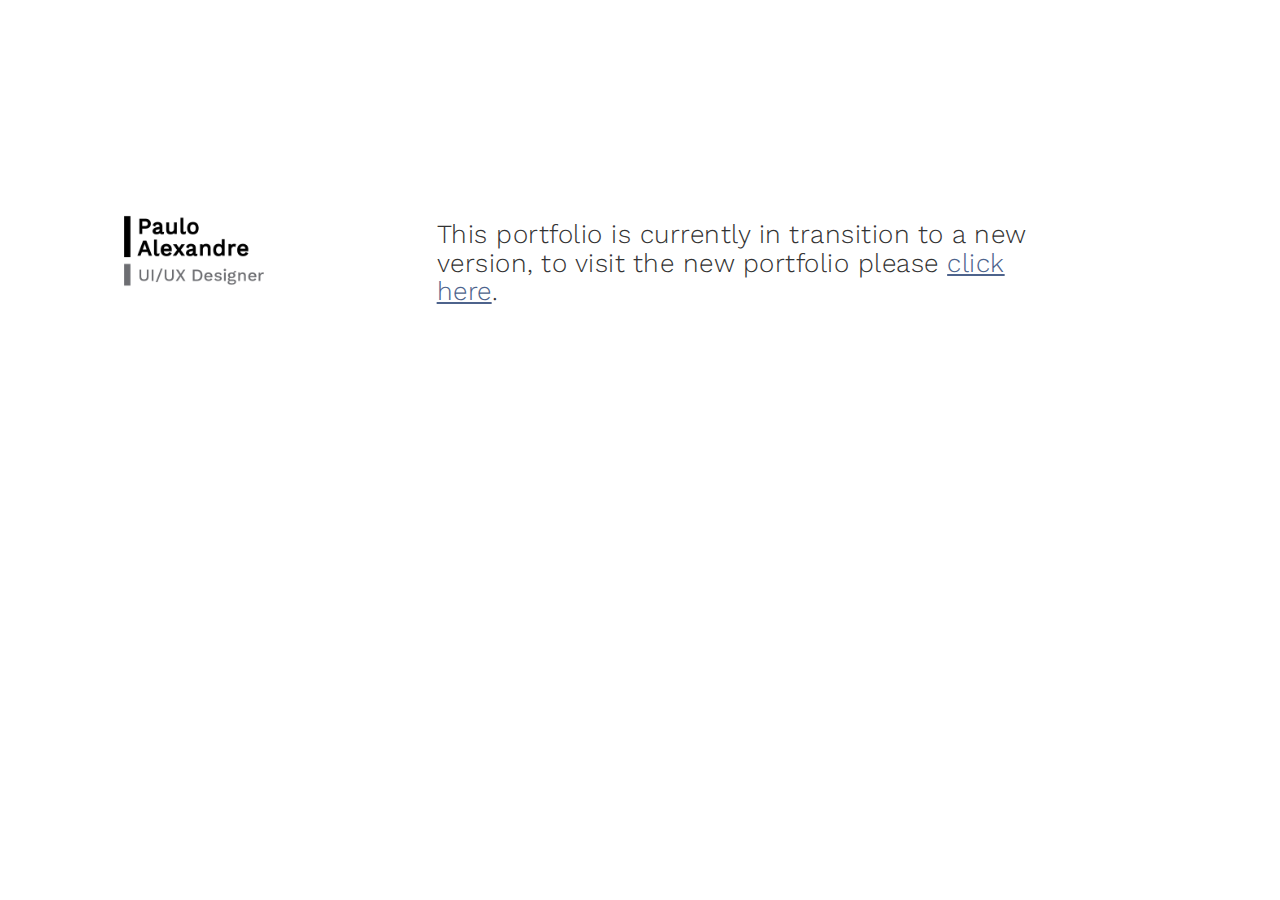
<file: index.html>
<!DOCTYPE html>
<html lang="en">
  <head>
    <meta charset="UTF-8" />
    <meta http-equiv="X-UA-Compatible" content="IE=Edge" />
    <meta
      name="description"
      content="Paulo Alexandre UI/UX Designer Portfolio"
    />
    <meta
      name="keywords"
      content="Design Thinking, Lean UX, Digital Product Design, Interaction Design, Style Guide, UI Design, UX Design, Proof of Concept (POC), Usability, User Research, Standup Meetings, Prototyping, Wireframing to Product, Persona, Storyboarding, User Flows, Sitemap, A/B Tests, and Usability Testing, Adobe Creative Suite, Figma, Balsamiq,  Mural, Procreate, pencil and paper"
    />
    <meta name="author" content="Paulo Alexandre" />
    <meta
      name="viewport"
      content="width=device-width, initial-scale=1, maximum-scale=1"
    />

    <title>Paulo Alexandre - UI / UX Designer</title>
    <link rel="shortcut icon" type="image/png" href="./images/favicon.png" />
    <link href="./css/fontawesome-all.min.css" rel="stylesheet" />

    <link rel="stylesheet" href="css/bootstrap.min.css" />
    <link rel="stylesheet" href="css/font-awesome.min.css" />

    <!-- Main css -->
    <link rel="stylesheet" href="css/style.css" />

    <link
      href="https://fonts.googleapis.com/css?family=Work+Sans:300,400,700"
      rel="stylesheet"
    />
  </head>
  <body>
    <div class="row" style="margin-top: 200px">
      <div class="col-md-3 col-md-offset-1 col-sm-12">
        <a href="index.html" class="navbar-brand">
          <img src="./images/3x/myLogo.png" style="width: 140px" />
        </a>
      </div>
      <div class="col-md-6 col-sm-12">
        <h3>
          This portfolio is currently in transition to a new version, to visit
          the new portfolio please
          <a href="https://drawerrr.com/@pauloalexandreuxd">click here</a>.
        </h3>
      </div>
    </div>
    <!-- PRE LOADER -->

    <!-- <div class="preloader">
      <div class="sk-spinner sk-spinner-wordpress">
        <span class="sk-inner-circle"></span>
      </div>
    </div> -->

    <!-- Navigation section  -->

    <!-- <div class="navbar navbar-default fixed-top" role="navigation">
      <div class="container">
        <div class="navbar-header">
          <button
            class="navbar-toggle"
            data-toggle="collapse"
            data-target=".navbar-collapse"
          >
            <span class="icon icon-bar"></span>
            <span class="icon icon-bar"></span>
            <span class="icon icon-bar"></span>
          </button>
          <a href="index.html" class="navbar-brand">
            <img src="./images/3x/myLogo.png" style="width: 140px;" />
          </a>
        </div>
        <div class="collapse navbar-collapse">
          <ul class="nav navbar-nav navbar-right">
            <li class="active"><a href="index.html">Projects</a></li>
            <li><a href="about.html">About Me</a></li>
            <li><a href="miscellaneous.html">Miscellaneous</a></li>
            <li><a href="contact.html">Contact</a></li>
          </ul>
        </div>
      </div>
    </div> -->

    <!-- Home Section -->

    <!-- <section id="home">
      <div class="container">
        <div class="row">
          <div class="col-md-12 col-sm-12">
            <h2>I am a UI & UX designer who is also comfortable with front-end technologies. I have been working on projects to help companies achieve their goals and also improve their relationship with their customers.
            </h2>
            <hr />
          </div>
        </div>
      </div>
    </section> -->

    <!-- Portfolio Section -->

    <!-- <section id="portfolio">
      <div class="container">
        <div class="row">
          <div class="col-md-4 col-sm-6">
            <a href="rise.html" target="_blank">
              <div class="portfolio-thumb">
                <img
                  src="images/rise.jpg"
                  class="img-responsive"
                  alt="Portfolio"
                />
                <div class="portfolio-overlay">
                  <div class="portfolio-item">
                    <h3>Cannabis eCommerce</h3>
                    <small>RISE Cannabis</small>
                  </div>
                </div>
              </div>
            </a>
          </div>

          <div class="col-md-4 col-sm-6">
            <a href="musicianstoolkit.html" target="_blank">
              <div class="portfolio-thumb">
                <img
                  src="images/mtk-screen-portfolio.jpg"
                  class="img-responsive"
                  alt="Portfolio"
                />
                <div class="portfolio-overlay">
                  <div class="portfolio-item">
                    <h3>e-learning Platform</h3>
                    <small>Musicians Toolkit</small>
                  </div>
                </div>
              </div>
            </a>
          </div>

          <div class="col-md-4 col-sm-6">
            <a href="advisormetrix.html" target="_blank">
              <div class="portfolio-thumb">
                <img
                  src="images/advisor-metrix.jpg"
                  class="img-responsive"
                  alt="Portfolio"
                />
                <div class="portfolio-overlay">
                  <div class="portfolio-item">
                    <h3>Financial Advisor Platform</h3>
                    <small>Advisor Metrix</small>
                  </div>
                </div>
              </div>
            </a>
          </div>

          <div class="col-md-12 col-sm-12 text-center">
            <h3>
              Hello, if you interest working together. Just send message
              <a href="contact.html">contact page</a>
            </h3>
          </div>
        </div>
      </div>
    </section> -->

    <!-- Footer Section -->

    <!-- <footer>
      <div class="container">
        <div class="row">
          <div class="col-md-3 col-sm-3">
               <img src="./images/3x/myLogo.png" style="width: 140px;" />
          </div>

          <div class="col-md-4 col-sm-4">
          </br/>
            <h6>Huron, SD 57350 United States</h6>
          </div>

          <div class="col-md-offset-1 col-md-4 col-sm-offset-1 col-sm-3">
          </br/>
            <p>
              <a href="mailto:furtuna.alexandre@gmail.com"
                >furtuna.alexandre@gmail.com</a
              >
            </p>
            <a href="tel:+13853097153"><p>+1 (385) 309-7153</p></a>
          </div>

          <div class="clearfix col-md-12 col-sm-12">
            <hr />
          </div>

          <div class="col-md-6 col-sm-6">
            <div class="footer-copyright">
              <p>2021 <strong>Paulo Alexandre</strong> UI/UX Designer</p>
            </div>
          </div>

          <div class="col-md-6 col-sm-6">
            <ul class="social-icon">
              <li><a href="#" class="fa fa-dribbble"></a></li>
              <li><a href="#" class="fa fa-twitter"></a></li>
              <li><a href="#" class="fa fa-linkedin"></a></li>
            </ul>
          </div>
        </div>
      </div>
    </footer> -->

    <!-- SCRIPTS -->

    <script src="js/jquery.js"></script>
    <script src="js/bootstrap.min.js"></script>
    <script src="js/custom.js"></script>
  </body>
</html>
</file>
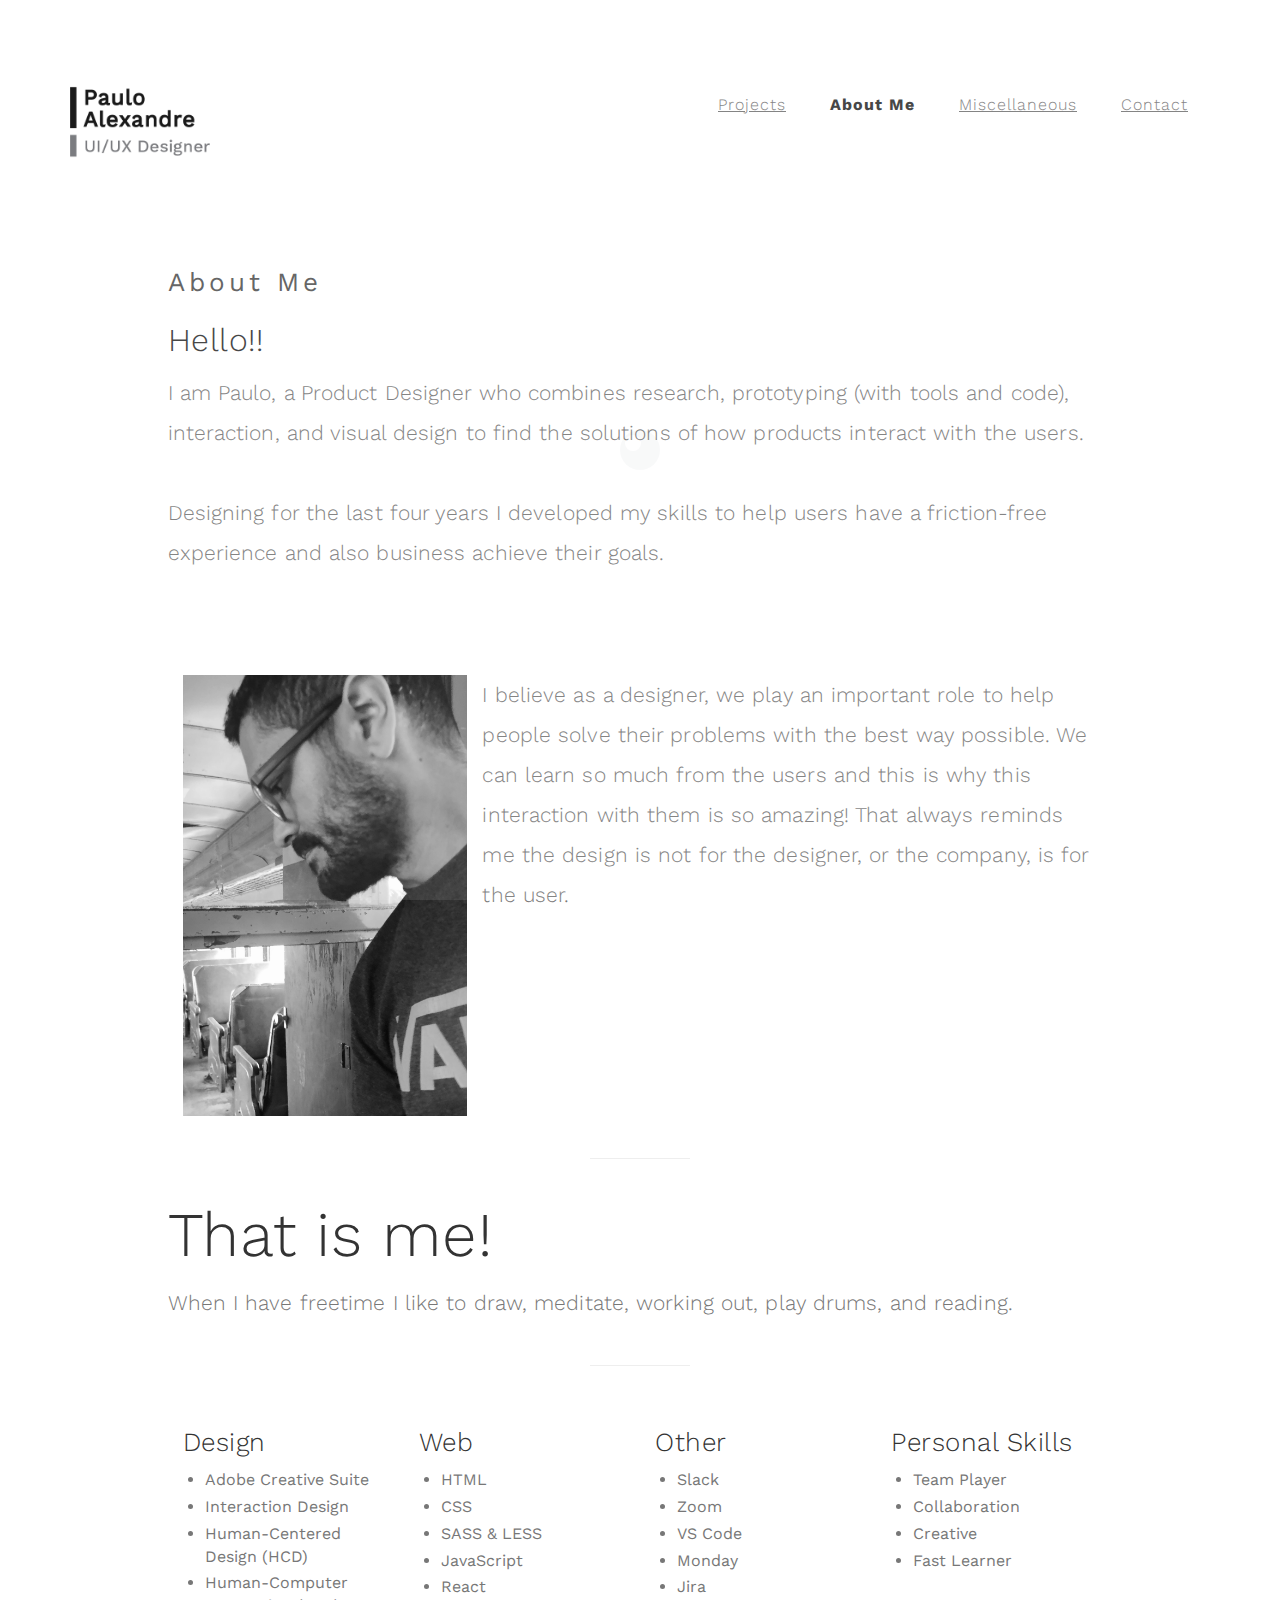
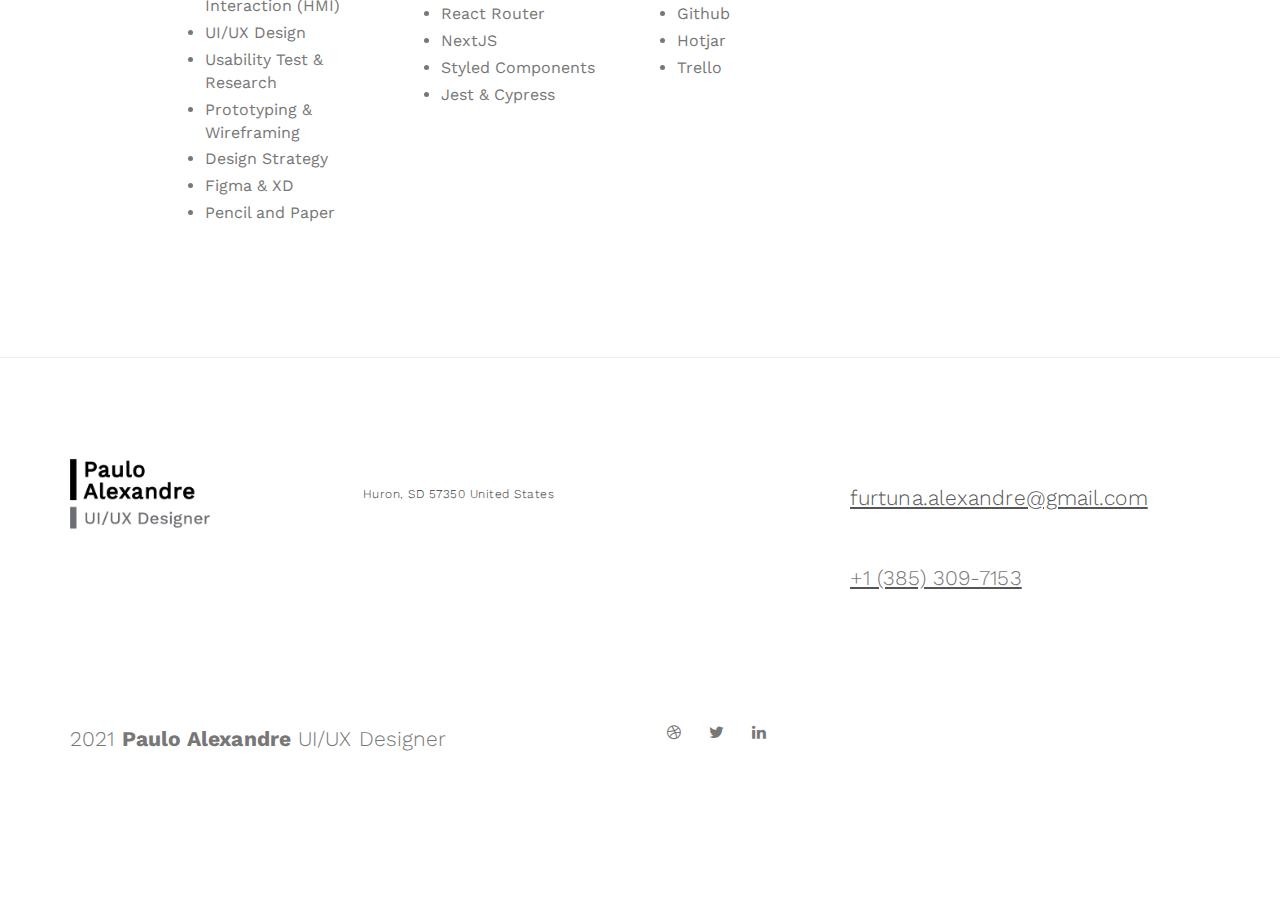
<file: about.html>
<!DOCTYPE html>
<html lang="en">
  <head>
    <meta charset="UTF-8" />
    <meta http-equiv="X-UA-Compatible" content="IE=Edge" />
    <meta
      name="description"
      content="Paulo Alexandre UI/UX Designer Portfolio"
    />
    <meta
      name="keywords"
      content="Design Thinking, Lean UX, Digital Product Design, Interaction Design, Style Guide, UI Design, UX Design, Proof of Concept (POC), Usability, User Research, Standup Meetings, Prototyping, Wireframing to Product, Persona, Storyboarding, User Flows, Sitemap, A/B Tests, and Usability Testing, Adobe Creative Suite, Figma, Balsamiq,  Mural, Procreate, pencil and paper"
    />
    <meta name="author" content="Paulo Alexandre" />
    <meta
      name="viewport"
      content="width=device-width, initial-scale=1, maximum-scale=1"
    />

    <title>Paulo Alexandre - UI / UX Designer</title>
    <link rel="shortcut icon" type="image/png" href="./images/favicon.png" />

    <link rel="stylesheet" href="css/bootstrap.min.css" />
    <link rel="stylesheet" href="css/font-awesome.min.css" />

    <!-- Main css -->
    <link rel="stylesheet" href="css/style.css" />
    <link
      href="https://fonts.googleapis.com/css?family=Work+Sans:300,400,700"
      rel="stylesheet"
    />
  </head>
  <body>
    <!-- PRE LOADER -->

    <div class="preloader">
      <div class="sk-spinner sk-spinner-wordpress">
        <span class="sk-inner-circle"></span>
      </div>
    </div>

    <!-- Navigation section  -->

    <div class="navbar navbar-default fixed-top" role="navigation">
      <div class="container">
        <div class="navbar-header">
          <button
            class="navbar-toggle"
            data-toggle="collapse"
            data-target=".navbar-collapse"
          >
            <span class="icon icon-bar"></span>
            <span class="icon icon-bar"></span>
            <span class="icon icon-bar"></span>
          </button>
          <a href="index.html" class="navbar-brand">
            <img src="./images/3x/myLogo.png" style="width: 140px;" />
          </a>
        </div>
        <div class="collapse navbar-collapse">
          <ul class="nav navbar-nav navbar-right">
            <li><a href="index.html">Projects</a></li>
            <li class="active"><a href="about.html">About Me</a></li>
            <li><a href="miscellaneous.html">Miscellaneous</a></li>
            <li><a href="contact.html">Contact</a></li>
          </ul>
        </div>
      </div>
    </div>

    <!-- About Section -->

    <section id="about">
      <div class="container">
        <div class="row">
          <div class="col-md-offset-1 col-md-10 col-sm-12">
            <div class="section-title">
              <h3>About Me</h3>
              <h2>Hello!!</h2>
              <p>
                I am Paulo, a Product Designer who combines research, prototyping (with tools and code), interaction, and visual design to find the solutions of how products interact with the users.
              </p>
              <p>Designing for the last four years I developed my skills to help users have a friction-free experience and also business achieve their goals.</p>
            </div>

            <div class="col-md-4 col-sm-12">
              <img
                src="images/pauloBW.jpg"
                class="img-responsive"
                alt="About"
              />
            </div>

            <div class="col-md-8 col-sm-12">
              <p>
                I believe as a designer, we play an important role to help people solve their problems with the best way possible. We can learn so much from the users and this is why this interaction with them is so amazing! That always reminds me the design is not for the designer, or the company, is for the user.
              </p>
            </div>

            <div class="clearfix"></div>

            <hr />

            <h1>That is me!</h1>
            <p>
              When I have freetime I like to draw, meditate, working out, play drums, and reading.
            </p>

            <hr />

            <div class="col-md-3 col-sm-6">
              <h3>Design</h3>
              <ul>
                <li>Adobe Creative Suite</li>
                <li>Interaction Design</li>
                <li>Human-Centered Design (HCD)</li>
                <li>Human-Computer Interaction (HMI)</li>
                <li>UI/UX Design</li>
                <li>Usability Test & Research</li>
                <li>Prototyping & Wireframing</li>
                <li>Design Strategy</li>
                <li>Figma & XD</li>
                <li>Pencil and Paper</li>
              </ul>
            </div>

            <div class="col-md-3 col-sm-6">
              <h3>Web</h3>
              <ul>
                <li>HTML</li>
                <li>CSS</li>
                <li>SASS & LESS</li>
                <li>JavaScript</li>
                <li>React</li>
                <li>React Router</li>
                <li>NextJS</li>
                <li>Styled Components</li>
                <li>Jest & Cypress</li>
              </ul>
            </div>

            <div class="col-md-3 col-sm-6">
              <h3>Other</h3>
              <ul>
                <li>Slack</li>
                <li>Zoom</li>
                <li>VS Code</li>
                <li>Monday</li>
                <li>Jira</li>
                <li>Github</li>
                <li>Hotjar</li>
                <li>Trello</li>
              </ul>
            </div>
            <div class="col-md-3 col-sm-6">
              <h3>Personal Skills</h3>
              <ul>
                <li>Team Player</li>
                <li>Collaboration</li>
                <li>Creative</li>
                <li>Fast Learner</li>
              </ul>
            </div>
          </div>
        </div>
      </div>
    </section>

    <!-- Footer Section -->

    <footer>
      <div class="container">
        <div class="row">
          <div class="col-md-3 col-sm-3">
               <img src="./images/3x/myLogo.png" style="width: 140px;" />
          </div>

          <div class="col-md-4 col-sm-4">
          </br/>
            <h6>Huron, SD 57350 United States</h6>
          </div>

          <div class="col-md-offset-1 col-md-4 col-sm-offset-1 col-sm-3">
          </br/>
            <p>
              <a href="mailto:furtuna.alexandre@gmail.com"
                >furtuna.alexandre@gmail.com</a
              >
            </p>
            <a href="tel:+13853097153"><p>+1 (385) 309-7153</p></a>
          </div>

          <div class="clearfix col-md-12 col-sm-12">
            <hr />
          </div>

          <div class="col-md-6 col-sm-6">
            <div class="footer-copyright">
              <p>2021 <strong>Paulo Alexandre</strong> UI/UX Designer</p>
            </div>
          </div>

          <div class="col-md-6 col-sm-6">
            <ul class="social-icon">
              <li><a href="#" class="fa fa-dribbble"></a></li>
              <li><a href="#" class="fa fa-twitter"></a></li>
              <li><a href="#" class="fa fa-linkedin"></a></li>
            </ul>
          </div>
        </div>
      </div>
    </footer>

    <!-- SCRIPTS -->

    <script src="js/jquery.js"></script>
    <script src="js/bootstrap.min.js"></script>
    <script src="js/custom.js"></script>
  </body>
</html>
</file>
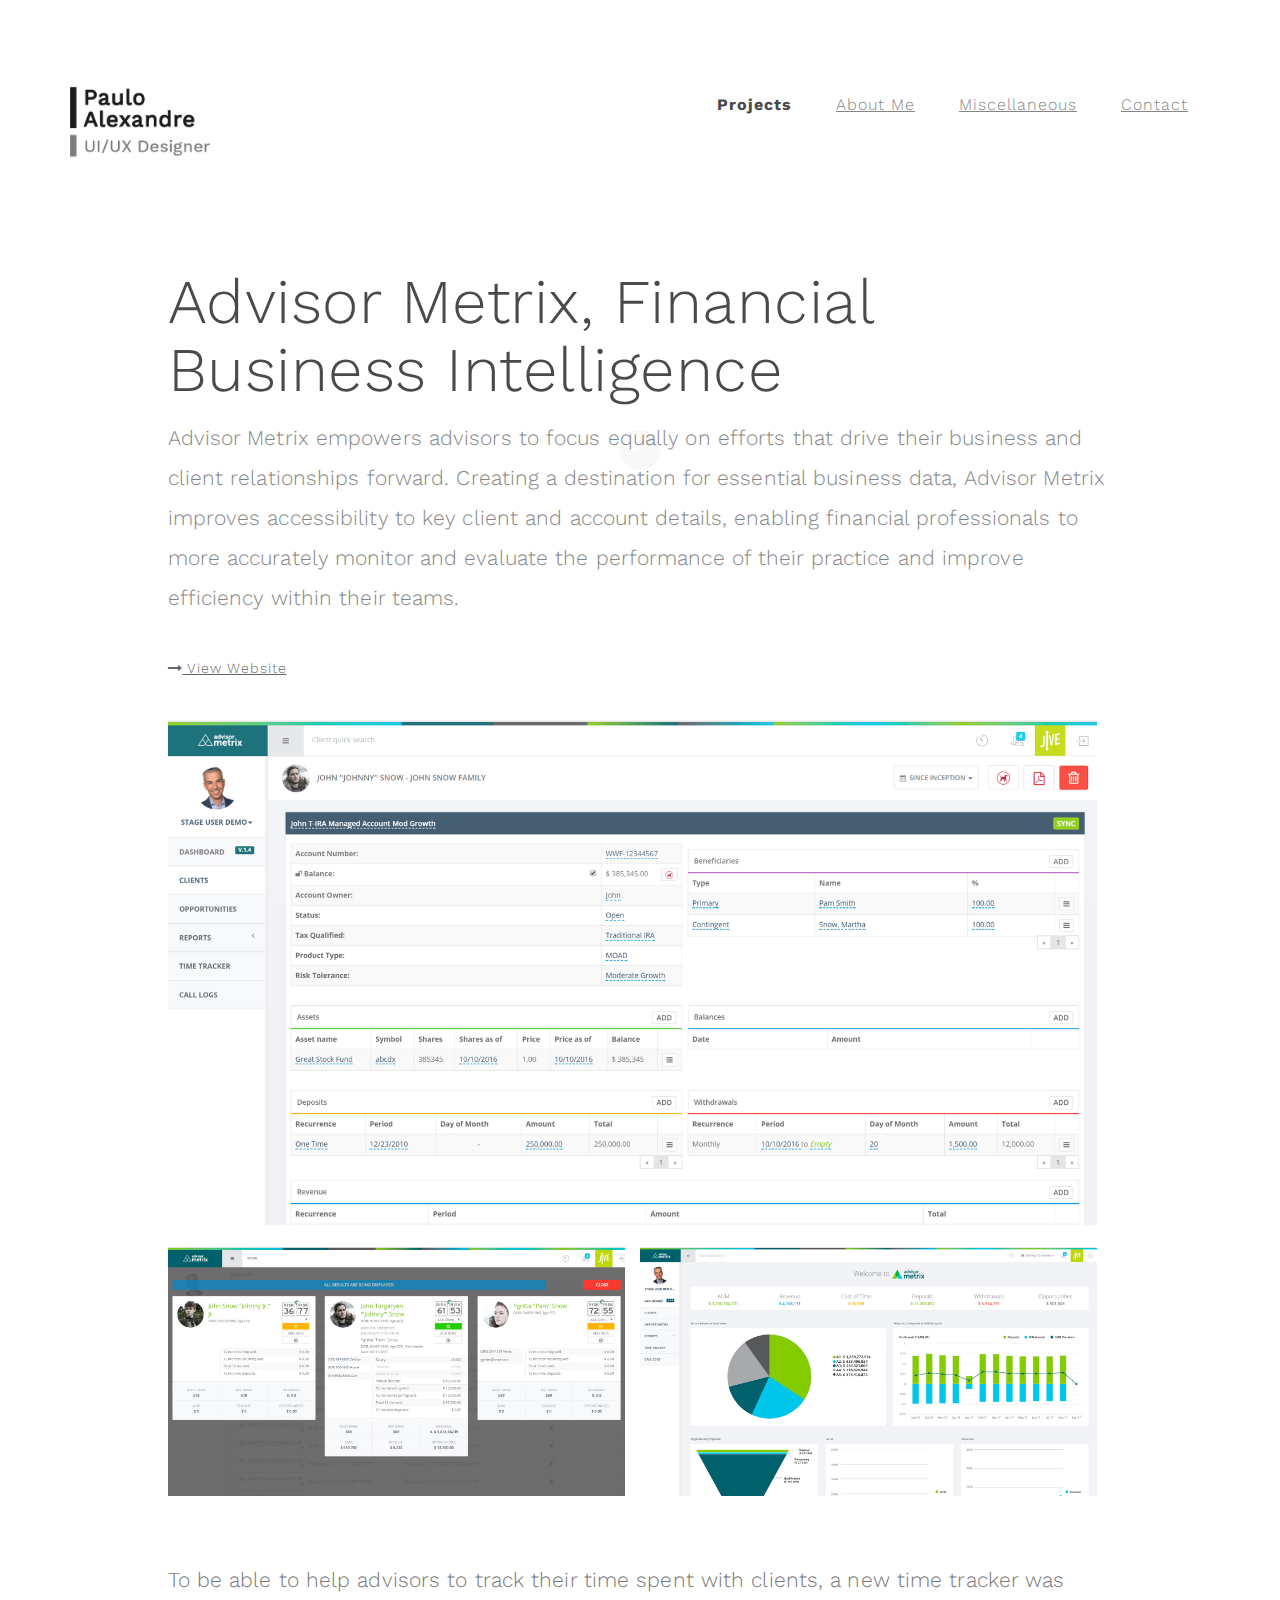
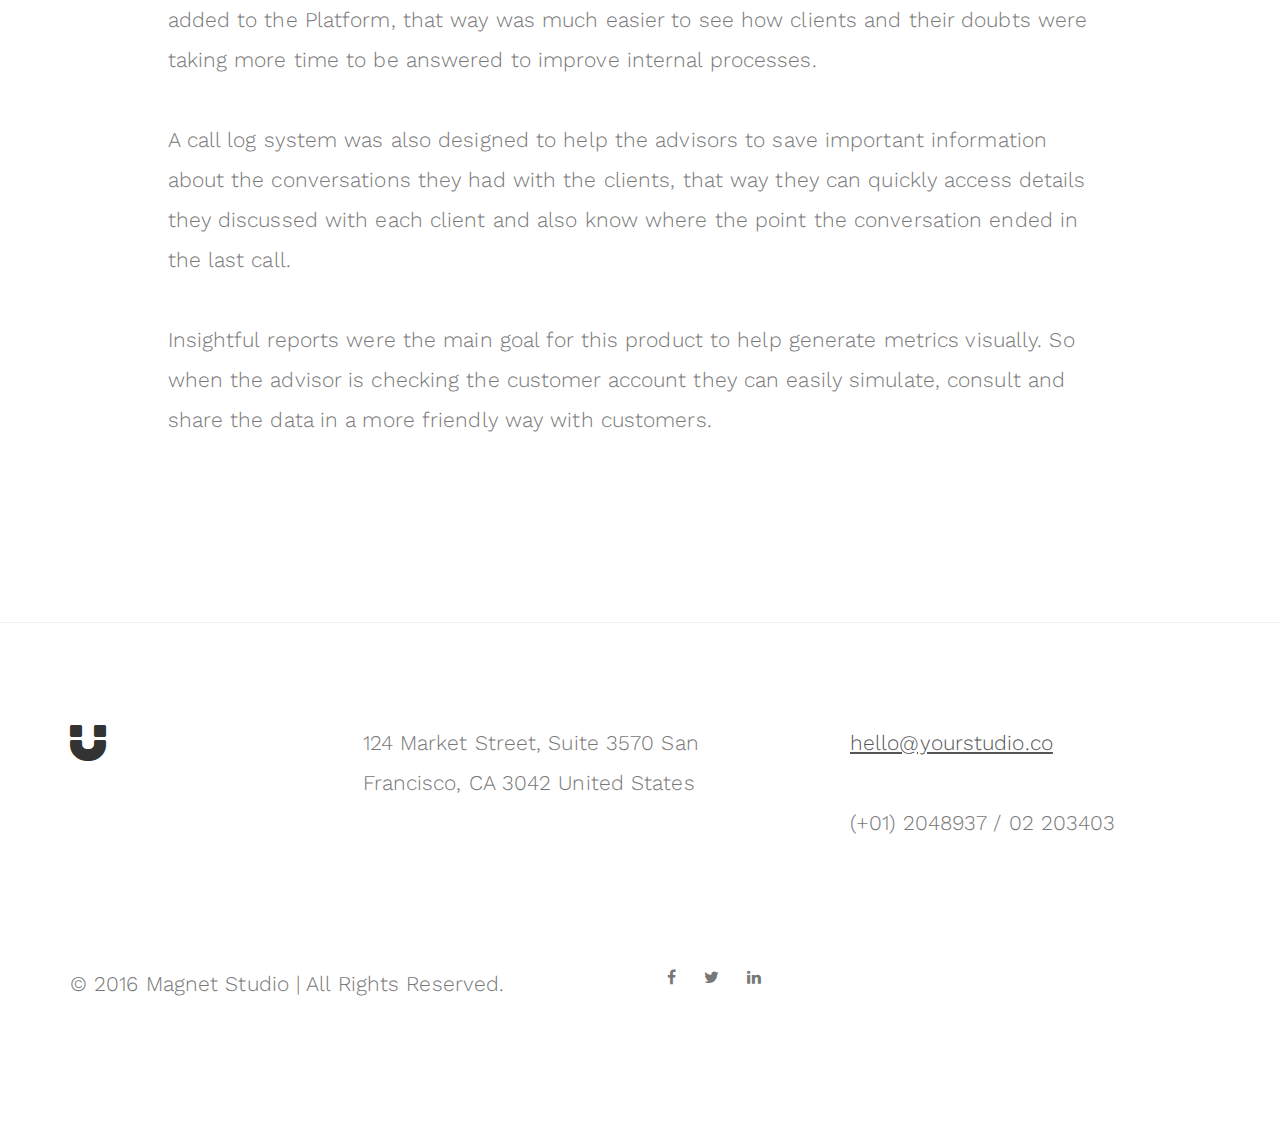
<file: advisormetrix.html>
<!DOCTYPE html>
<html lang="en">
  <head>
    <meta charset="UTF-8" />
    <meta http-equiv="X-UA-Compatible" content="IE=Edge" />
    <meta
      name="description"
      content="Paulo Alexandre UI/UX Designer Portfolio"
    />
    <meta
      name="keywords"
      content="Design Thinking, Lean UX, Digital Product Design, Interaction Design, Style Guide, UI Design, UX Design, Proof of Concept (POC), Usability, User Research, Standup Meetings, Prototyping, Wireframing to Product, Persona, Storyboarding, User Flows, Sitemap, A/B Tests, and Usability Testing, Adobe Creative Suite, Figma, Balsamiq,  Mural, Procreate, pencil and paper"
    />
    <meta name="author" content="Paulo Alexandre" />
    <meta
      name="viewport"
      content="width=device-width, initial-scale=1, maximum-scale=1"
    />

    <title>Paulo Alexandre - UI / UX Designer</title>
    <link rel="shortcut icon" type="image/png" href="./images/favicon.png" />

    <link rel="stylesheet" href="css/bootstrap.min.css" />
    <link rel="stylesheet" href="css/font-awesome.min.css" />

    <!-- Main css -->
    <link rel="stylesheet" href="css/style.css" />
    <link
      href="https://fonts.googleapis.com/css?family=Work+Sans:300,400,700"
      rel="stylesheet"
    />
  </head>
  <body>
    <!-- PRE LOADER -->

    <div class="preloader">
      <div class="sk-spinner sk-spinner-wordpress">
        <span class="sk-inner-circle"></span>
      </div>
    </div>

    <!-- Navigation section  -->

    <div class="navbar navbar-default fixed-top" role="navigation">
      <div class="container">
        <div class="navbar-header">
          <button
            class="navbar-toggle"
            data-toggle="collapse"
            data-target=".navbar-collapse"
          >
            <span class="icon icon-bar"></span>
            <span class="icon icon-bar"></span>
            <span class="icon icon-bar"></span>
          </button>
          <a href="index.html" class="navbar-brand">
            <img src="./images/3x/myLogo.png" style="width: 140px" />
          </a>
        </div>
        <div class="collapse navbar-collapse">
          <ul class="nav navbar-nav navbar-right">
            <li class="active"><a href="index.html">Projects</a></li>
            <li><a href="about.html">About Me</a></li>
            <li><a href="miscellaneous.html">Miscellaneous</a></li>
            <li><a href="contact.html">Contact</a></li>
          </ul>
        </div>
      </div>
    </div>

    <!-- Single Project Section -->

    <section id="single-project">
      <div class="container">
        <div class="row">
          <div class="col-md-offset-1 col-md-10 col-sm-12">
            <h1>Advisor Metrix, Financial Business Intelligence</h1>
            <p>
              Advisor Metrix empowers advisors to focus equally on efforts that
              drive their business and client relationships forward. Creating a
              destination for essential business data, Advisor Metrix improves
              accessibility to key client and account details, enabling
              financial professionals to more accurately monitor and evaluate
              the performance of their practice and improve efficiency within
              their teams.
            </p>
            <a href="https://www.advisormetrix.com" target="_blank"
              ><i class="fa fa-long-arrow-right"></i> View Website</a
            >

            <div class="col-md-12 col-sm-12">
              <img
                src="images/clients-profile.jpg"
                class="img-responsive"
                alt="Portfolio"
              />
            </div>

            <div class="col-md-6 col-sm-6">
              <img
                src="images/user-cards.jpg"
                class="img-responsive"
                alt="Portfolio"
              />
            </div>

            <div class="col-md-6 col-sm-6">
              <img
                src="images/am-userprofile.jpg"
                class="img-responsive"
                alt="Portfolio"
              />
            </div>

            <div class="col-md-12 col-sm-12">
              <p>
                To be able to help advisors to track their time spent with
                clients, a new time tracker was added to the Platform, that way
                was much easier to see how clients and their doubts were taking
                more time to be answered to improve internal processes.
              </p>
              <p>
                A call log system was also designed to help the advisors to save
                important information about the conversations they had with the
                clients, that way they can quickly access details they discussed
                with each client and also know where the point the conversation
                ended in the last call.
              </p>
              <p>
                Insightful reports were the main goal for this product to help
                generate metrics visually. So when the advisor is checking the
                customer account they can easily simulate, consult and share the
                data in a more friendly way with customers.
              </p>
            </div>
          </div>
        </div>
      </div>
    </section>

    <!-- Footer Section -->

    <footer>
      <div class="container">
        <div class="row">
          <div class="col-md-3 col-sm-3">
            <i class="fa fa-magnet"></i>
          </div>

          <div class="col-md-4 col-sm-4">
            <p>
              124 Market Street, Suite 3570 San Francisco, CA 3042 United States
            </p>
          </div>

          <div class="col-md-offset-1 col-md-4 col-sm-offset-1 col-sm-3">
            <p><a href="mailto:youremail@gmail.com">hello@yourstudio.co</a></p>
            <p>(+01) 2048937 / 02 203403</p>
          </div>

          <div class="clearfix col-md-12 col-sm-12">
            <hr />
          </div>

          <div class="col-md-6 col-sm-6">
            <div class="footer-copyright">
              <p>© 2016 Magnet Studio | All Rights Reserved.</p>
            </div>
          </div>

          <div class="col-md-6 col-sm-6">
            <ul class="social-icon">
              <li><a href="#" class="fa fa-facebook"></a></li>
              <li><a href="#" class="fa fa-twitter"></a></li>
              <li><a href="#" class="fa fa-linkedin"></a></li>
            </ul>
          </div>
        </div>
      </div>
    </footer>

    <!-- SCRIPTS -->

    <script src="js/jquery.js"></script>
    <script src="js/bootstrap.min.js"></script>
    <script src="js/custom.js"></script>
  </body>
</html>
</file>
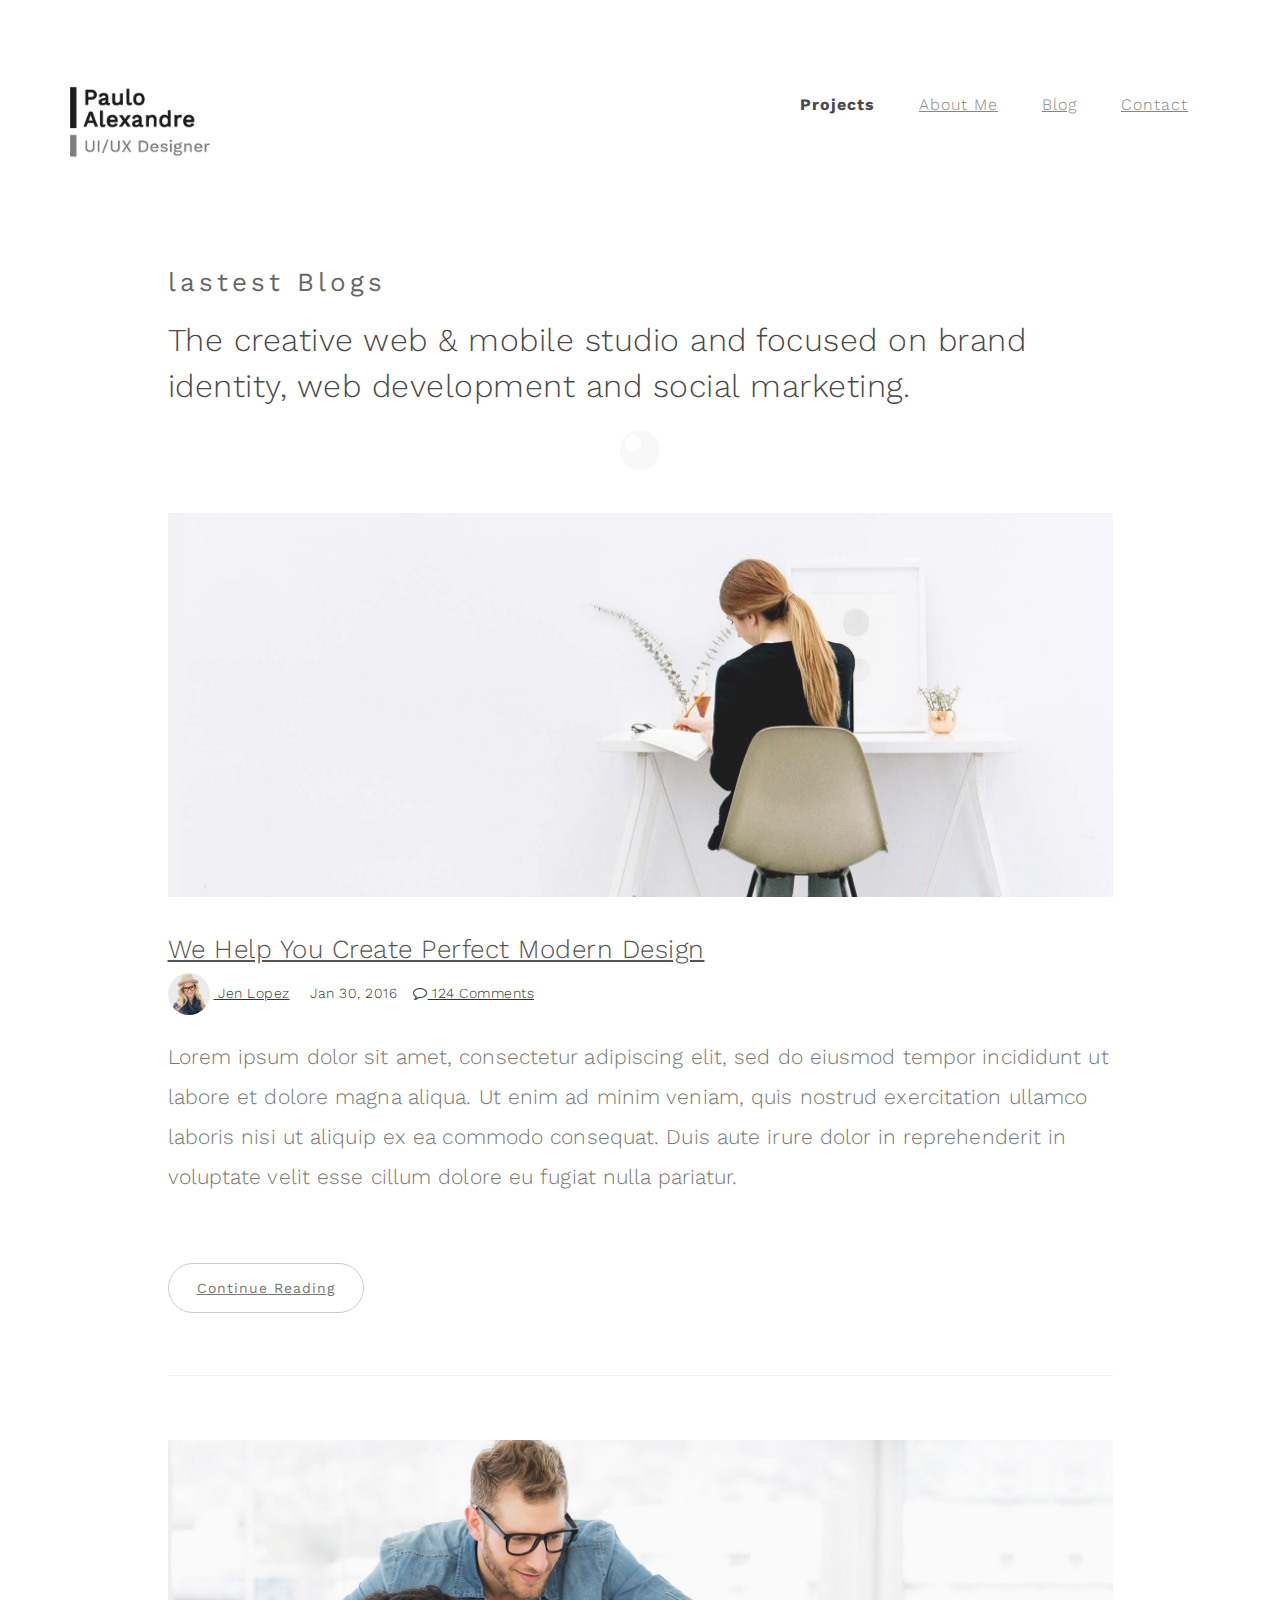
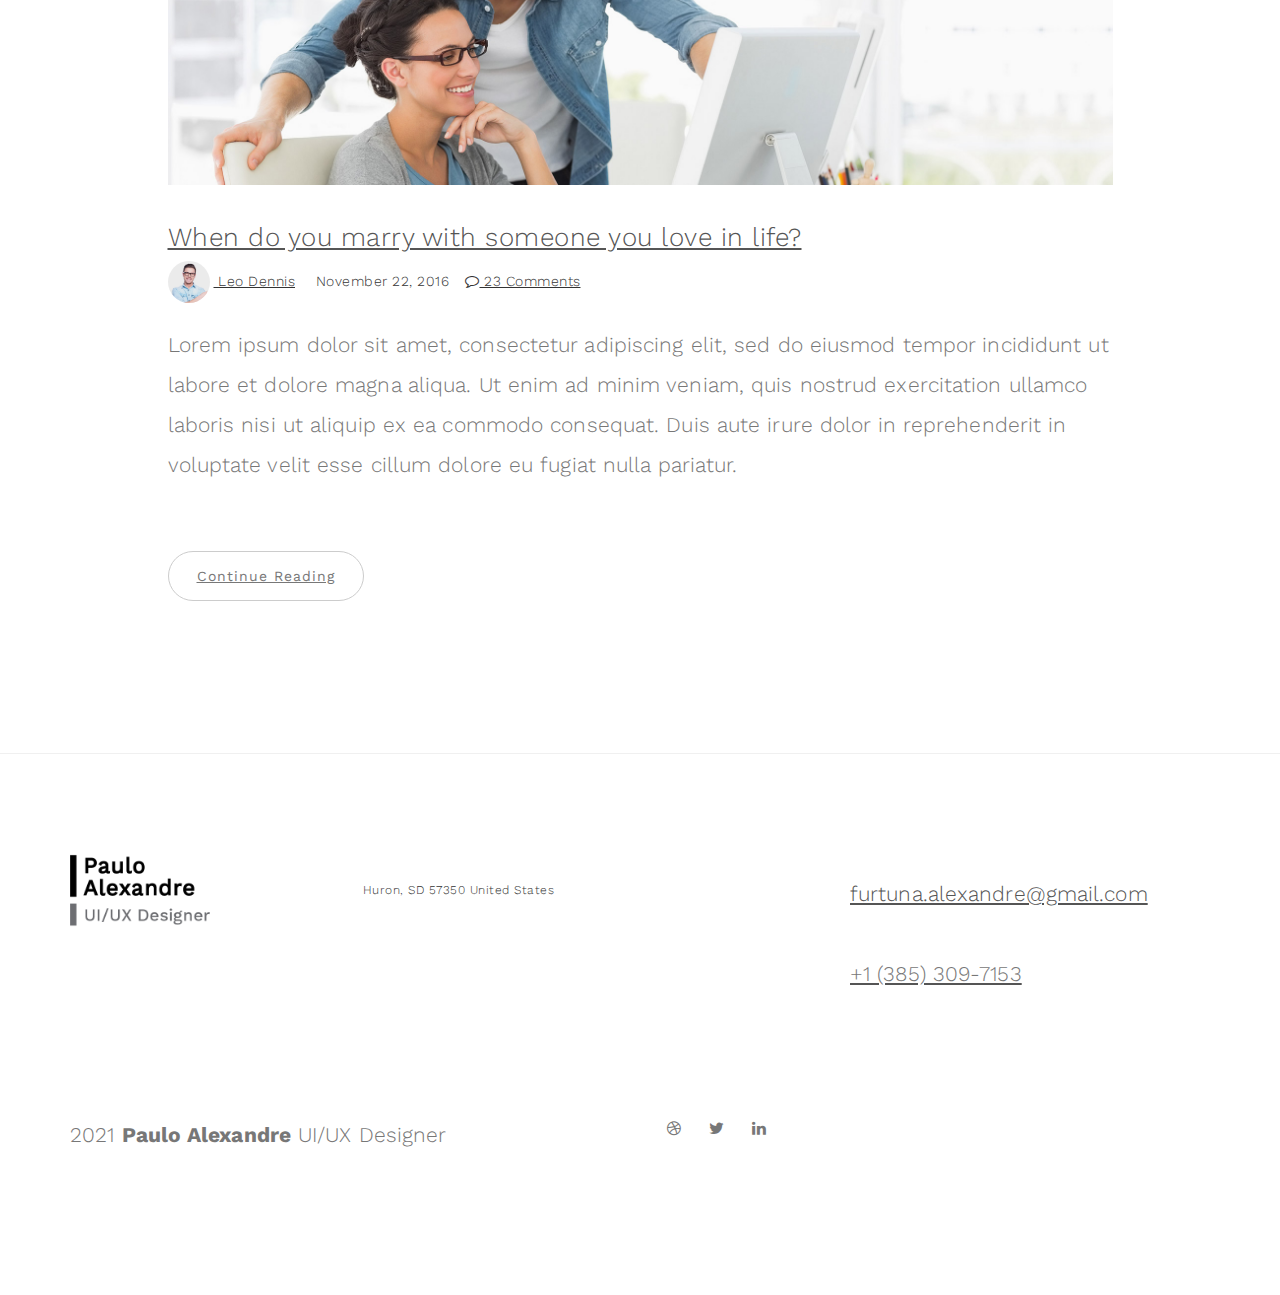
<file: blog.html>
<!DOCTYPE html>
<html lang="en">
  <head>
    <meta charset="UTF-8" />
    <meta http-equiv="X-UA-Compatible" content="IE=Edge" />
    <meta
      name="description"
      content="Paulo Alexandre UI/UX Designer Portfolio"
    />
    <meta
      name="keywords"
      content="Design Thinking, Lean UX, Digital Product Design, Interaction Design, Style Guide, UI Design, UX Design, Proof of Concept (POC), Usability, User Research, Standup Meetings, Prototyping, Wireframing to Product, Persona, Storyboarding, User Flows, Sitemap, A/B Tests, and Usability Testing, Adobe Creative Suite, Figma, Balsamiq,  Mural, Procreate, pencil and paper"
    />
    <meta name="author" content="Paulo Alexandre" />
    <meta
      name="viewport"
      content="width=device-width, initial-scale=1, maximum-scale=1"
    />

    <title>Paulo Alexandre - UI / UX Designer</title>
    <link rel="shortcut icon" type="image/png" href="./images/favicon.png" />

    <link rel="stylesheet" href="css/bootstrap.min.css" />
    <link rel="stylesheet" href="css/font-awesome.min.css" />

    <!-- Main css -->
    <link rel="stylesheet" href="css/style.css" />
    <link
      href="https://fonts.googleapis.com/css?family=Work+Sans:300,400,700"
      rel="stylesheet"
    />
  </head>
  <body>
    <!-- PRE LOADER -->

    <div class="preloader">
      <div class="sk-spinner sk-spinner-wordpress">
        <span class="sk-inner-circle"></span>
      </div>
    </div>

    <!-- Navigation section  -->

    <div class="navbar navbar-default fixed-top" role="navigation">
      <div class="container">
        <div class="navbar-header">
          <button
            class="navbar-toggle"
            data-toggle="collapse"
            data-target=".navbar-collapse"
          >
            <span class="icon icon-bar"></span>
            <span class="icon icon-bar"></span>
            <span class="icon icon-bar"></span>
          </button>
          <a href="index.html" class="navbar-brand">
            <img src="./images/3x/myLogo.png" style="width: 140px;" />
          </a>
        </div>
        <div class="collapse navbar-collapse">
          <ul class="nav navbar-nav navbar-right">
            <li class="active"><a href="index.html">Projects</a></li>
            <li><a href="about.html">About Me</a></li>
            <li><a href="blog.html">Blog</a></li>
            <li><a href="contact.html">Contact</a></li>
          </ul>
        </div>
      </div>
    </div>

    <!-- Blog Section -->

    <section id="blog">
      <div class="container">
        <div class="row">
          <div class="col-md-offset-1 col-md-10 col-sm-12">
            <div class="section-title">
              <h3>lastest Blogs</h3>
              <h2>
                The creative web & mobile studio and focused on brand identity,
                web development and social marketing.
              </h2>
            </div>

            <div class="blog-post-thumb">
              <div class="blog-post-image">
                <a href="single-post.html">
                  <img
                    src="images/blog-image1.jpg"
                    class="img-responsive"
                    alt="Blog Image"
                  />
                </a>
              </div>
              <div class="blog-post-title">
                <h3>
                  <a href="single-post.html"
                    >We Help You Create Perfect Modern Design</a
                  >
                </h3>
              </div>
              <div class="blog-post-format">
                <span
                  ><a href="#"
                    ><img
                      src="images/author-image1.jpg"
                      class="img-responsive img-circle"
                    />
                    Jen Lopez</a
                  ></span
                >
                <span><i class="fa fa-date"></i> Jan 30, 2016</span>
                <span
                  ><a href="#"
                    ><i class="fa fa-comment-o"></i> 124 Comments</a
                  ></span
                >
              </div>
              <div class="blog-post-des">
                <p>
                  Lorem ipsum dolor sit amet, consectetur adipiscing elit, sed
                  do eiusmod tempor incididunt ut labore et dolore magna aliqua.
                  Ut enim ad minim veniam, quis nostrud exercitation ullamco
                  laboris nisi ut aliquip ex ea commodo consequat. Duis aute
                  irure dolor in reprehenderit in voluptate velit esse cillum
                  dolore eu fugiat nulla pariatur.
                </p>
                <a href="single-post.html" class="btn btn-default"
                  >Continue Reading</a
                >
              </div>
            </div>

            <div class="blog-post-thumb">
              <div class="blog-post-image">
                <a href="single-post.html">
                  <img
                    src="images/blog-image2.jpg"
                    class="img-responsive"
                    alt="Blog Image"
                  />
                </a>
              </div>
              <div class="blog-post-title">
                <h3>
                  <a href="single-post.html"
                    >When do you marry with someone you love in life?</a
                  >
                </h3>
              </div>
              <div class="blog-post-format">
                <span
                  ><a href="#"
                    ><img
                      src="images/author-image2.jpg"
                      class="img-responsive img-circle"
                    />
                    Leo Dennis</a
                  ></span
                >
                <span><i class="fa fa-date"></i> November 22, 2016</span>
                <span
                  ><a href="#"
                    ><i class="fa fa-comment-o"></i> 23 Comments</a
                  ></span
                >
              </div>
              <div class="blog-post-des">
                <p>
                  Lorem ipsum dolor sit amet, consectetur adipiscing elit, sed
                  do eiusmod tempor incididunt ut labore et dolore magna aliqua.
                  Ut enim ad minim veniam, quis nostrud exercitation ullamco
                  laboris nisi ut aliquip ex ea commodo consequat. Duis aute
                  irure dolor in reprehenderit in voluptate velit esse cillum
                  dolore eu fugiat nulla pariatur.
                </p>
                <a href="single-post.html" class="btn btn-default"
                  >Continue Reading</a
                >
              </div>
            </div>
          </div>
        </div>
      </div>
    </section>

    <!-- Footer Section -->

    <footer>
      <div class="container">
        <div class="row">
          <div class="col-md-3 col-sm-3">
               <img src="./images/3x/myLogo.png" style="width: 140px;" />
          </div>

          <div class="col-md-4 col-sm-4">
          </br/>
            <h6>Huron, SD 57350 United States</h6>
          </div>

          <div class="col-md-offset-1 col-md-4 col-sm-offset-1 col-sm-3">
          </br/>
            <p>
              <a href="mailto:furtuna.alexandre@gmail.com"
                >furtuna.alexandre@gmail.com</a
              >
            </p>
            <a href="tel:+13853097153"><p>+1 (385) 309-7153</p></a>
          </div>

          <div class="clearfix col-md-12 col-sm-12">
            <hr />
          </div>

          <div class="col-md-6 col-sm-6">
            <div class="footer-copyright">
              <p>2021 <strong>Paulo Alexandre</strong> UI/UX Designer</p>
            </div>
          </div>

          <div class="col-md-6 col-sm-6">
            <ul class="social-icon">
              <li><a href="#" class="fa fa-dribbble"></a></li>
              <li><a href="#" class="fa fa-twitter"></a></li>
              <li><a href="#" class="fa fa-linkedin"></a></li>
            </ul>
          </div>
        </div>
      </div>
    </footer>

    <!-- SCRIPTS -->

    <script src="js/jquery.js"></script>
    <script src="js/bootstrap.min.js"></script>
    <script src="js/custom.js"></script>
  </body>
</html>
</file>
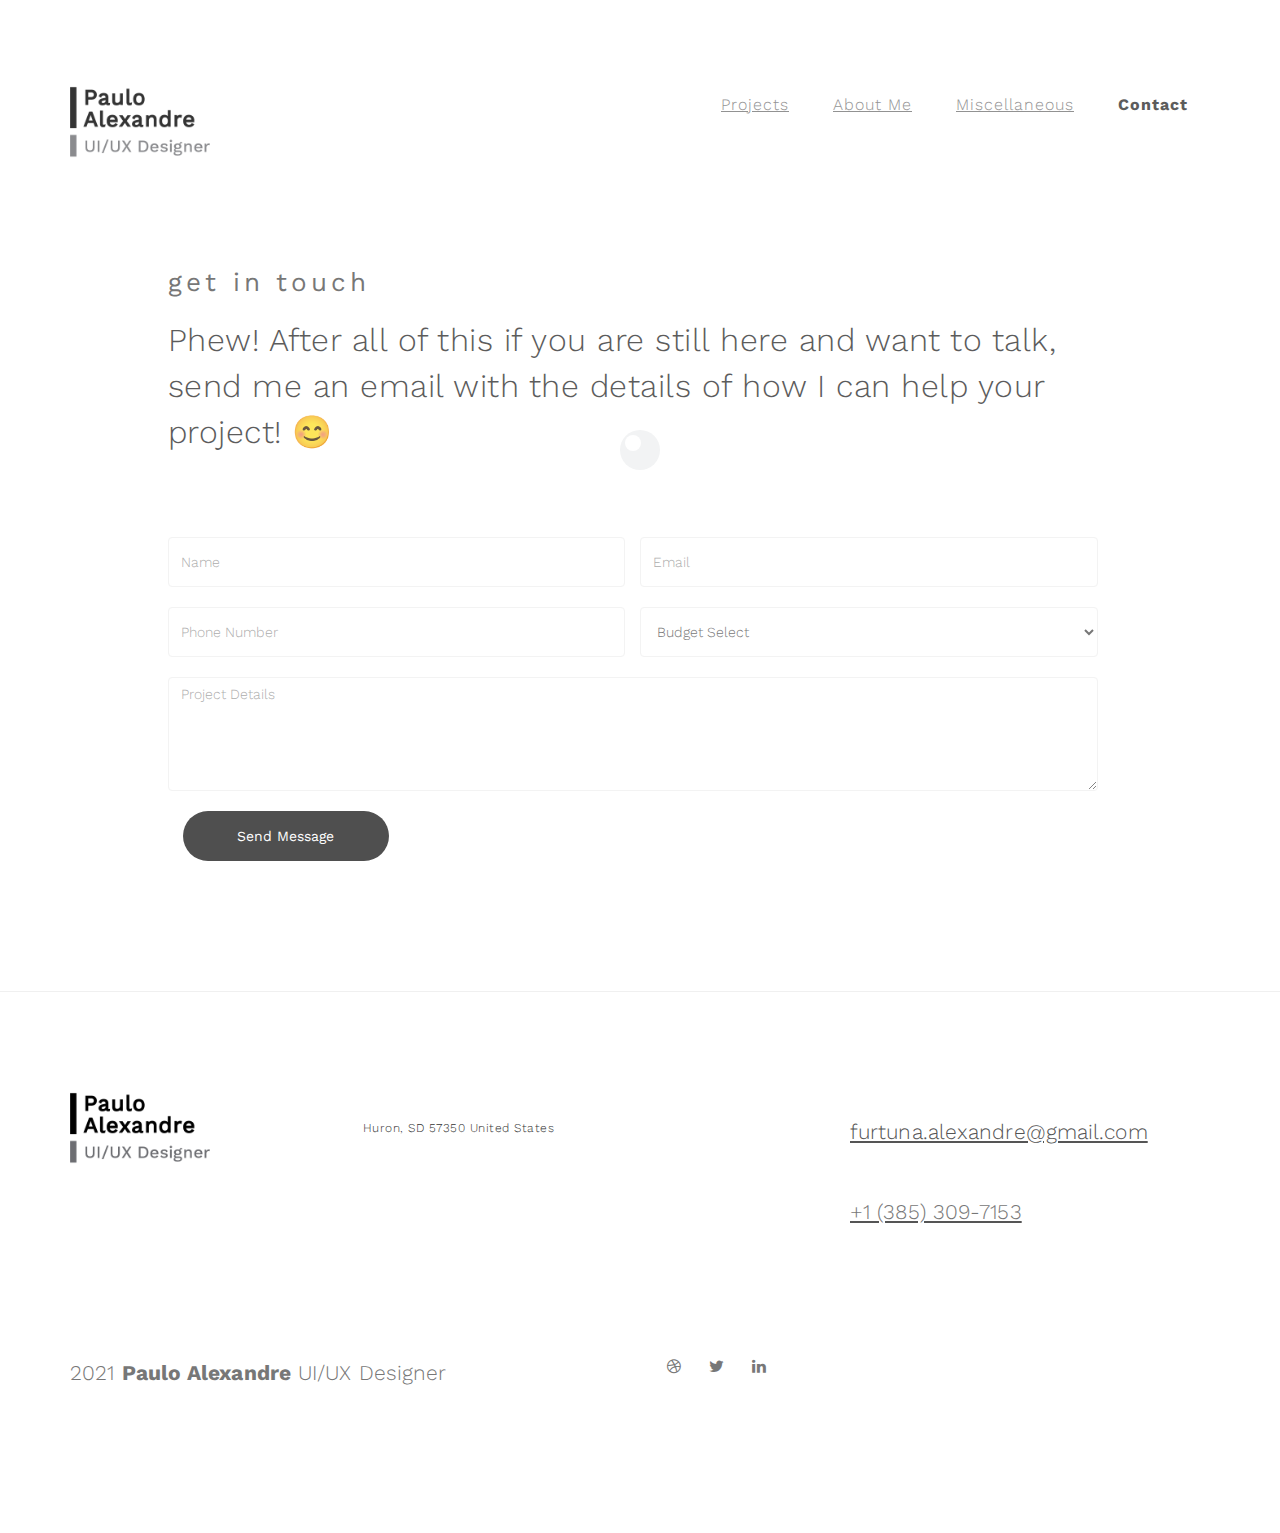
<file: contact.html>
<!DOCTYPE html>
<html lang="en">
  <head>
    <meta charset="UTF-8" />
    <meta http-equiv="X-UA-Compatible" content="IE=Edge" />
    <meta
      name="description"
      content="Paulo Alexandre UI/UX Designer Portfolio"
    />
    <meta
      name="keywords"
      content="Design Thinking, Lean UX, Digital Product Design, Interaction Design, Style Guide, UI Design, UX Design, Proof of Concept (POC), Usability, User Research, Standup Meetings, Prototyping, Wireframing to Product, Persona, Storyboarding, User Flows, Sitemap, A/B Tests, and Usability Testing, Adobe Creative Suite, Figma, Balsamiq,  Mural, Procreate, pencil and paper"
    />
    <meta name="author" content="Paulo Alexandre" />
    <meta
      name="viewport"
      content="width=device-width, initial-scale=1, maximum-scale=1"
    />

    <title>Paulo Alexandre - UI / UX Designer</title>
    <link rel="shortcut icon" type="image/png" href="./images/favicon.png" />

    <link rel="stylesheet" href="css/bootstrap.min.css" />
    <link rel="stylesheet" href="css/font-awesome.min.css" />

    <!-- Main css -->
    <link rel="stylesheet" href="css/style.css" />
    <link
      href="https://fonts.googleapis.com/css?family=Work+Sans:300,400,700"
      rel="stylesheet"
    />
  </head>
  <body>
    <!-- PRE LOADER -->

    <div class="preloader">
      <div class="sk-spinner sk-spinner-wordpress">
        <span class="sk-inner-circle"></span>
      </div>
    </div>

    <!-- Navigation section  -->

    <div class="navbar navbar-default fixed-top" role="navigation">
      <div class="container">
        <div class="navbar-header">
          <button
            class="navbar-toggle"
            data-toggle="collapse"
            data-target=".navbar-collapse"
          >
            <span class="icon icon-bar"></span>
            <span class="icon icon-bar"></span>
            <span class="icon icon-bar"></span>
          </button>
          <a href="index.html" class="navbar-brand">
            <img src="./images/3x/myLogo.png" style="width: 140px;" />
          </a>
        </div>
        <div class="collapse navbar-collapse">
          <ul class="nav navbar-nav navbar-right">
            <li><a href="index.html">Projects</a></li>
            <li><a href="about.html">About Me</a></li>
            <li><a href="miscellaneous.html">Miscellaneous</a></li>
            <li class="active"><a href="contact.html">Contact</a></li>
          </ul>
        </div>
      </div>
    </div>

    <!-- Contact Section -->

    <section id="contact">
      <div class="container">
        <div class="row">
          <div class="col-md-offset-1 col-md-10 col-sm-12">
            <div class="section-title">
              <h3>get in touch</h3>
              <h2>
                Phew! After all of this if you are still here and want to talk, send me an email with the details of how I can help your project! 😊
              </h2>
            </div>

            <form action="mailto:furtuna.alexandre@gmail.com" method="post">
              <div class="col-md-6 col-sm-6">
                <input type="text" class="form-control" placeholder="Name" />
              </div>
              <div class="col-md-6 col-sm-6">
                <input type="email" class="form-control" placeholder="Email" />
              </div>
              <div class="col-md-6 col-sm-6">
                <input
                  type="telephone"
                  class="form-control"
                  placeholder="Phone Number"
                />
              </div>
              <div class="col-md-6 col-sm-6">
                <select class="form-control">
                  <option>Budget Select</option>
                  <option>$1200 to $1600</option>
                  <option>$2200 to $2400</option>
                  <option>$2500 to $3800</option>
                </select>
              </div>
              <div class="col-md-12 col-sm-12">
                <textarea
                  class="form-control"
                  rows="5"
                  placeholder="Project Details"
                ></textarea>
              </div>
              <div class="col-md-3 col-sm-4">
                <input
                  type="submit"
                  class="form-control"
                  value="Send Message"
                />
              </div>
            </form>
          </div>
        </div>
      </div>
    </section>

    <!-- Footer Section -->

    <footer>
      <div class="container">
        <div class="row">
          <div class="col-md-3 col-sm-3">
               <img src="./images/3x/myLogo.png" style="width: 140px;" />
          </div>

          <div class="col-md-4 col-sm-4">
          </br/>
            <h6>Huron, SD 57350 United States</h6>
          </div>

          <div class="col-md-offset-1 col-md-4 col-sm-offset-1 col-sm-3">
          </br/>
            <p>
              <a href="mailto:furtuna.alexandre@gmail.com"
                >furtuna.alexandre@gmail.com</a
              >
            </p>
            <a href="tel:+13853097153"><p>+1 (385) 309-7153</p></a>
          </div>

          <div class="clearfix col-md-12 col-sm-12">
            <hr />
          </div>

          <div class="col-md-6 col-sm-6">
            <div class="footer-copyright">
              <p>2021 <strong>Paulo Alexandre</strong> UI/UX Designer</p>
            </div>
          </div>

          <div class="col-md-6 col-sm-6">
            <ul class="social-icon">
              <li><a href="#" class="fa fa-dribbble"></a></li>
              <li><a href="#" class="fa fa-twitter"></a></li>
              <li><a href="#" class="fa fa-linkedin"></a></li>
            </ul>
          </div>
        </div>
      </div>
    </footer>

    <!-- SCRIPTS -->

    <script src="js/jquery.js"></script>
    <script src="js/bootstrap.min.js"></script>
    <script src="js/custom.js"></script>
  </body>
</html>
</file>
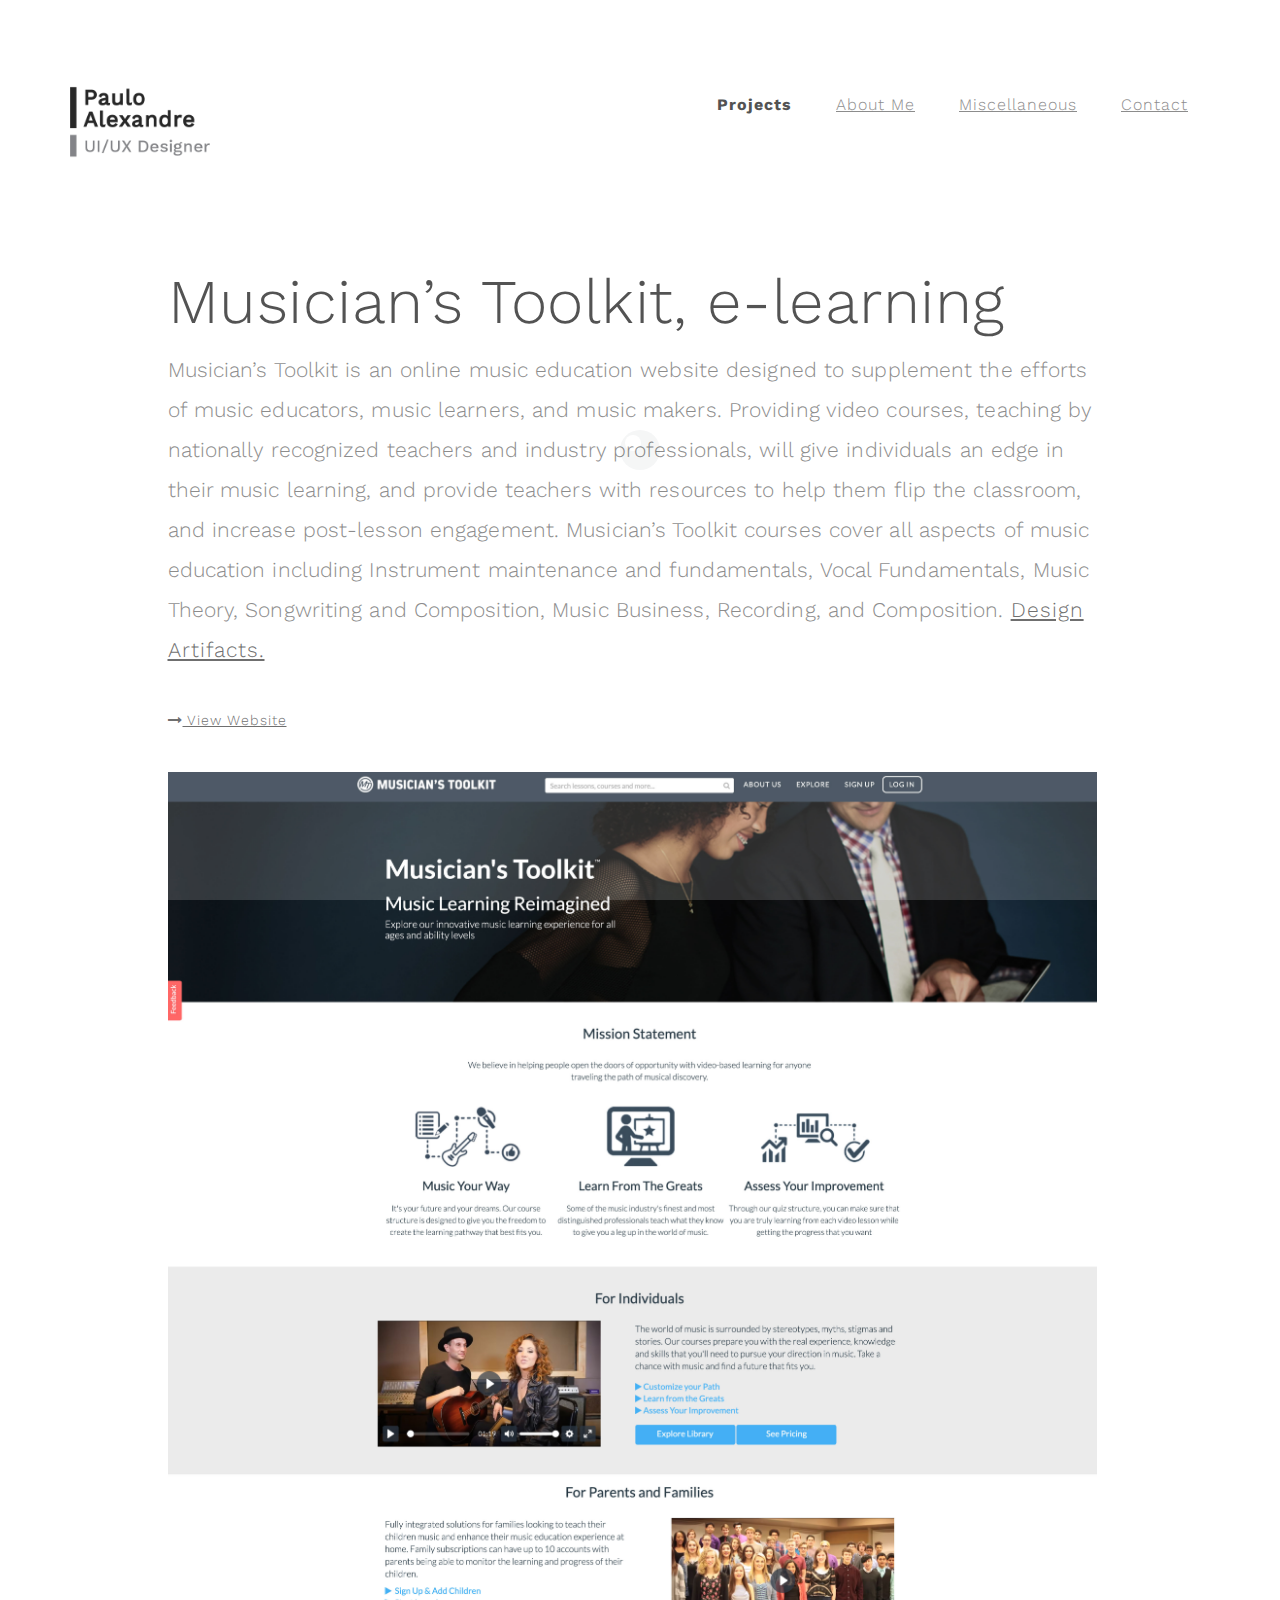
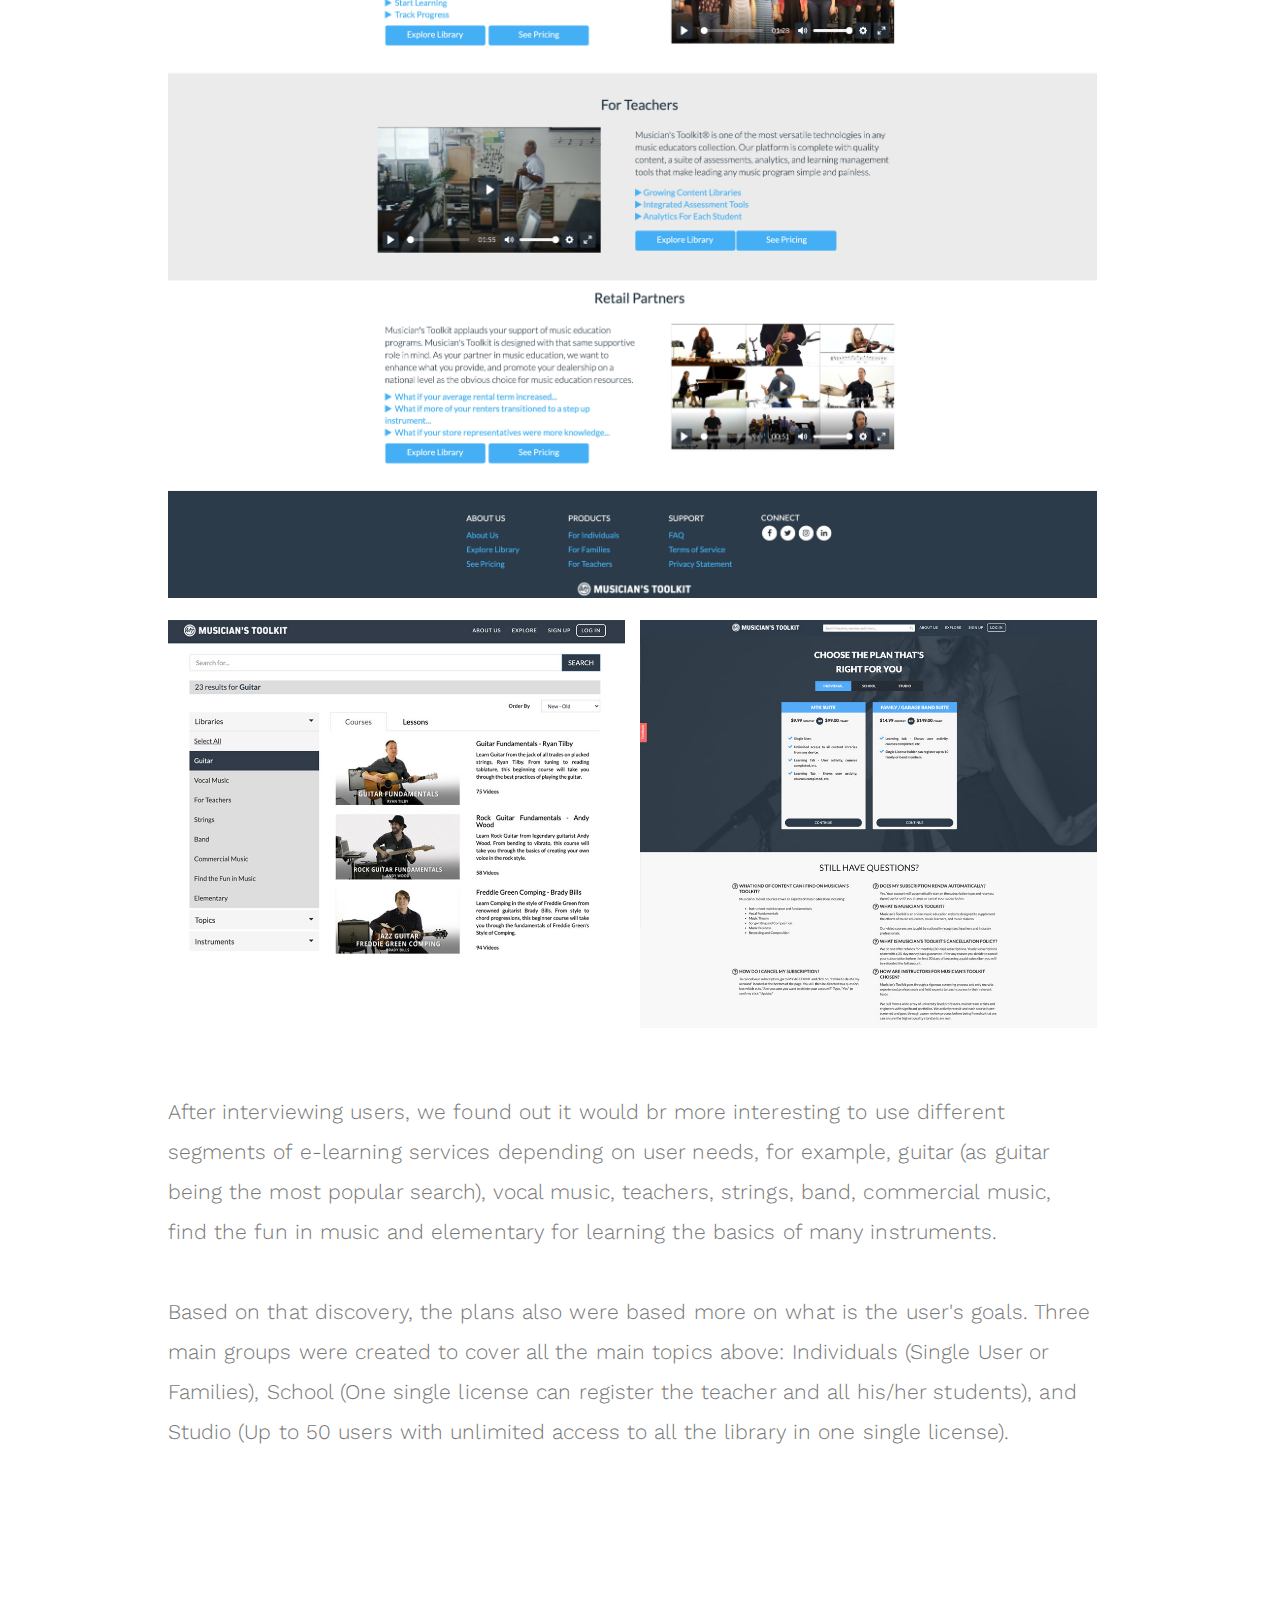
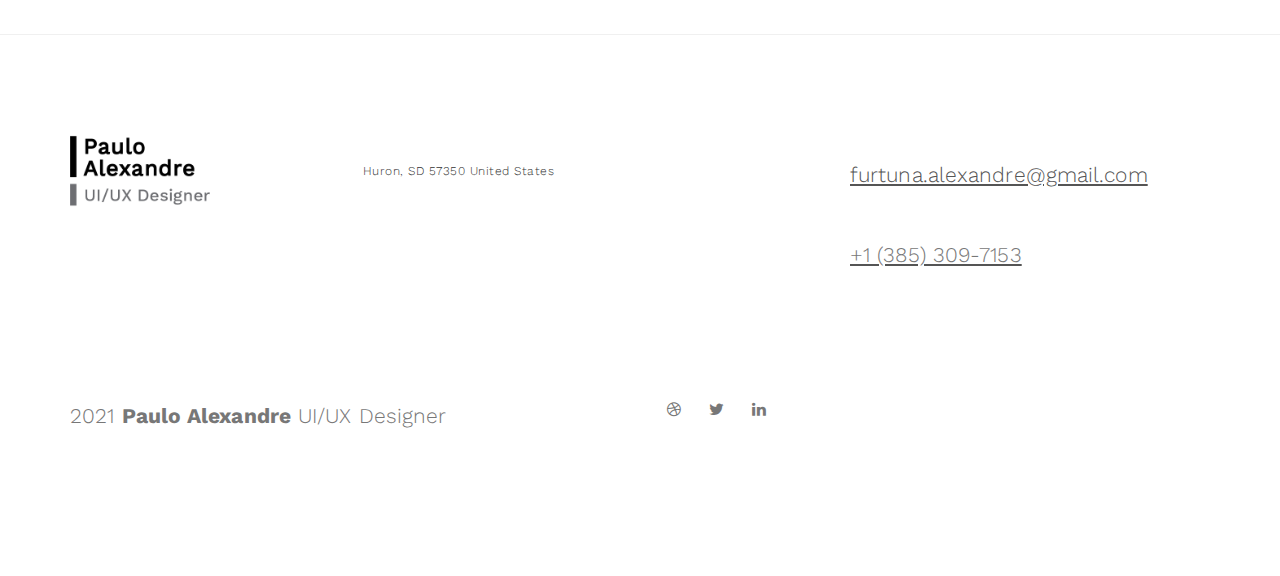
<file: musicianstoolkit.html>
<!DOCTYPE html>
<html lang="en">
  <head>
    <meta charset="UTF-8" />
    <meta http-equiv="X-UA-Compatible" content="IE=Edge" />
    <meta
      name="description"
      content="Paulo Alexandre UI/UX Designer Portfolio"
    />
    <meta
      name="keywords"
      content="Design Thinking, Lean UX, Digital Product Design, Interaction Design, Style Guide, UI Design, UX Design, Proof of Concept (POC), Usability, User Research, Standup Meetings, Prototyping, Wireframing to Product, Persona, Storyboarding, User Flows, Sitemap, A/B Tests, and Usability Testing, Adobe Creative Suite, Figma, Balsamiq,  Mural, Procreate, pencil and paper"
    />
    <meta name="author" content="Paulo Alexandre" />
    <meta
      name="viewport"
      content="width=device-width, initial-scale=1, maximum-scale=1"
    />

    <title>Paulo Alexandre - UI / UX Designer</title>
    <link rel="shortcut icon" type="image/png" href="./images/favicon.png" />

    <link rel="stylesheet" href="css/bootstrap.min.css" />
    <link rel="stylesheet" href="css/font-awesome.min.css" />

    <!-- Main css -->
    <link rel="stylesheet" href="css/style.css" />
    <link
      href="https://fonts.googleapis.com/css?family=Work+Sans:300,400,700"
      rel="stylesheet"
    />
  </head>
  <body>
    <!-- PRE LOADER -->

    <div class="preloader">
      <div class="sk-spinner sk-spinner-wordpress">
        <span class="sk-inner-circle"></span>
      </div>
    </div>

    <!-- Navigation section  -->

    <div class="navbar navbar-default fixed-top" role="navigation">
      <div class="container">
        <div class="navbar-header">
          <button
            class="navbar-toggle"
            data-toggle="collapse"
            data-target=".navbar-collapse"
          >
            <span class="icon icon-bar"></span>
            <span class="icon icon-bar"></span>
            <span class="icon icon-bar"></span>
          </button>
          <a href="index.html" class="navbar-brand">
            <img src="./images/3x/myLogo.png" style="width: 140px;" />
          </a>
        </div>
        <div class="collapse navbar-collapse">
          <ul class="nav navbar-nav navbar-right">
            <li class="active"><a href="index.html">Projects</a></li>
            <li><a href="about.html">About Me</a></li>
            <li><a href="miscellaneous.html">Miscellaneous</a></li>
            <li><a href="contact.html">Contact</a></li>
          </ul>
        </div>
      </div>
    </div>

    <!-- Single Project Section -->

    <section id="single-project">
      <div class="container">
        <div class="row">
          <div class="col-md-offset-1 col-md-10 col-sm-12">
            <h1>Musician’s Toolkit, e-learning</h1>
            <p>
              Musician’s Toolkit is an online music education website designed
              to supplement the efforts of music educators, music learners, and
              music makers. Providing video courses, teaching by nationally
              recognized teachers and industry professionals, will give
              individuals an edge in their music learning, and provide teachers
              with resources to help them flip the classroom, and increase
              post-lesson engagement. Musician’s Toolkit courses cover all
              aspects of music education including Instrument maintenance and
              fundamentals, Vocal Fundamentals, Music Theory, Songwriting and
              Composition, Music Business, Recording, and Composition.
              <a href="https://photos.google.com/album/AF1QipMCfBfreGtKnnuncmoWb4Jhr7ds2GDzvIMFpmEF">Design Artifacts.</a>
            </p>
            <a href="https://www.musicianstoolkit.com/"
              ><i class="fa fa-long-arrow-right"></i> View Website</a
            >

            <div class="col-md-12 col-sm-12">
              <img
                src="images/musiciansTK1.jpg"
                class="img-responsive"
                alt="Portfolio"
              />
            </div>

            <div class="col-md-6 col-sm-6">
              <img
                src="images/musiciansTK2.jpg"
                class="img-responsive"
                alt="Portfolio"
              />
            </div>

            <div class="col-md-6 col-sm-6">
              <img
                src="images/musiciansTK3.jpg"
                class="img-responsive"
                alt="Portfolio"
              />
            </div>

            <div class="col-md-12 col-sm-12">
              <p>
                After interviewing users, we found out it would br more
                interesting to use different segments of e-learning services
                depending on user needs, for example, guitar (as guitar being
                the most popular search), vocal music, teachers, strings, band,
                commercial music, find the fun in music and elementary for
                learning the basics of many instruments.
              </p>
              <p>
                Based on that discovery, the plans also were based more on what
                is the user's goals. Three main groups were created to cover all
                the main topics above: Individuals (Single User or Families),
                School (One single license can register the teacher and all
                his/her students), and Studio (Up to 50 users with unlimited
                access to all the library in one single license).
              </p>
            </div>
          </div>
        </div>
      </div>
    </section>

    <!-- Footer Section -->

    <footer>
      <div class="container">
        <div class="row">
          <div class="col-md-3 col-sm-3">
               <img src="./images/3x/myLogo.png" style="width: 140px;" />
          </div>

          <div class="col-md-4 col-sm-4">
          </br/>
            <h6>Huron, SD 57350 United States</h6>
          </div>

          <div class="col-md-offset-1 col-md-4 col-sm-offset-1 col-sm-3">
          </br/>
            <p>
              <a href="mailto:furtuna.alexandre@gmail.com"
                >furtuna.alexandre@gmail.com</a
              >
            </p>
            <a href="tel:+13853097153"><p>+1 (385) 309-7153</p></a>
          </div>

          <div class="clearfix col-md-12 col-sm-12">
            <hr />
          </div>

          <div class="col-md-6 col-sm-6">
            <div class="footer-copyright">
              <p>2021 <strong>Paulo Alexandre</strong> UI/UX Designer</p>
            </div>
          </div>

          <div class="col-md-6 col-sm-6">
            <ul class="social-icon">
              <li><a href="#" class="fa fa-dribbble"></a></li>
              <li><a href="#" class="fa fa-twitter"></a></li>
              <li><a href="#" class="fa fa-linkedin"></a></li>
            </ul>
          </div>
        </div>
      </div>
    </footer>

    <!-- SCRIPTS -->

    <script src="js/jquery.js"></script>
    <script src="js/bootstrap.min.js"></script>
    <script src="js/custom.js"></script>
  </body>
</html>
</file>
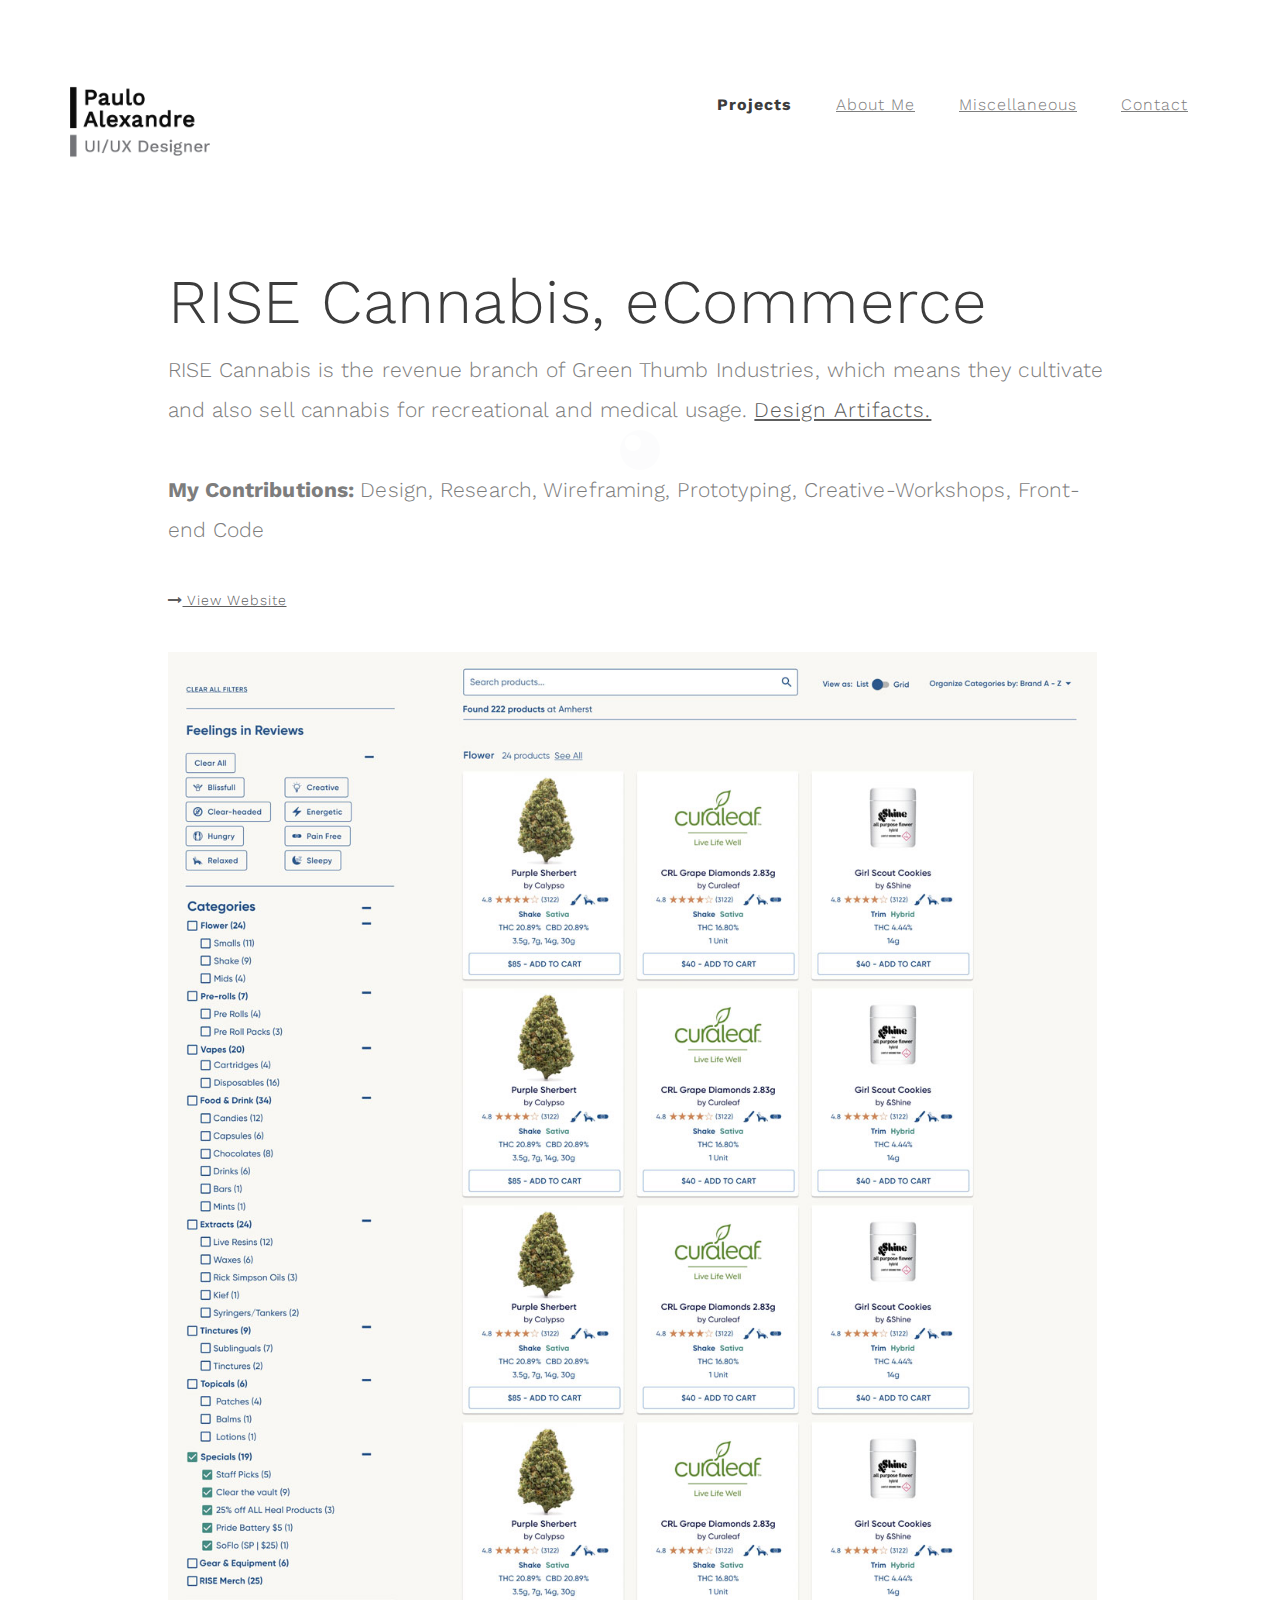
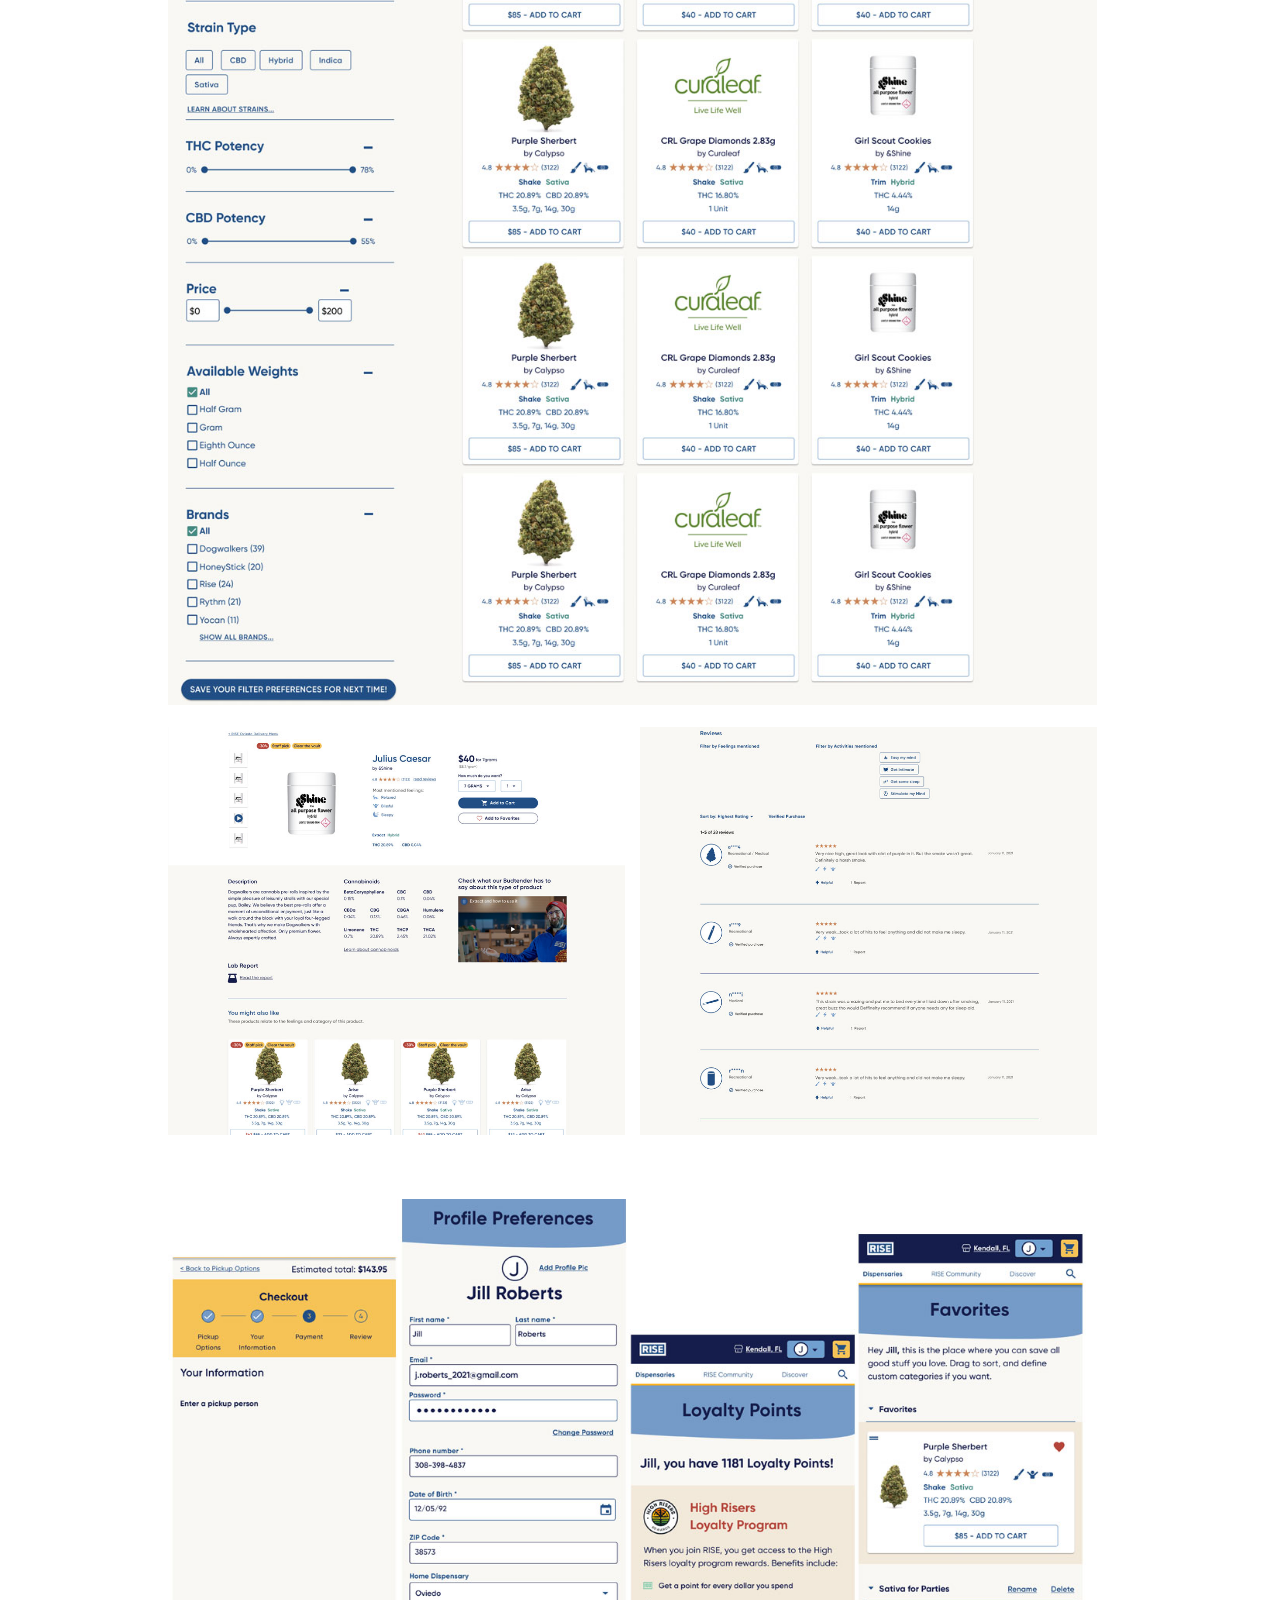
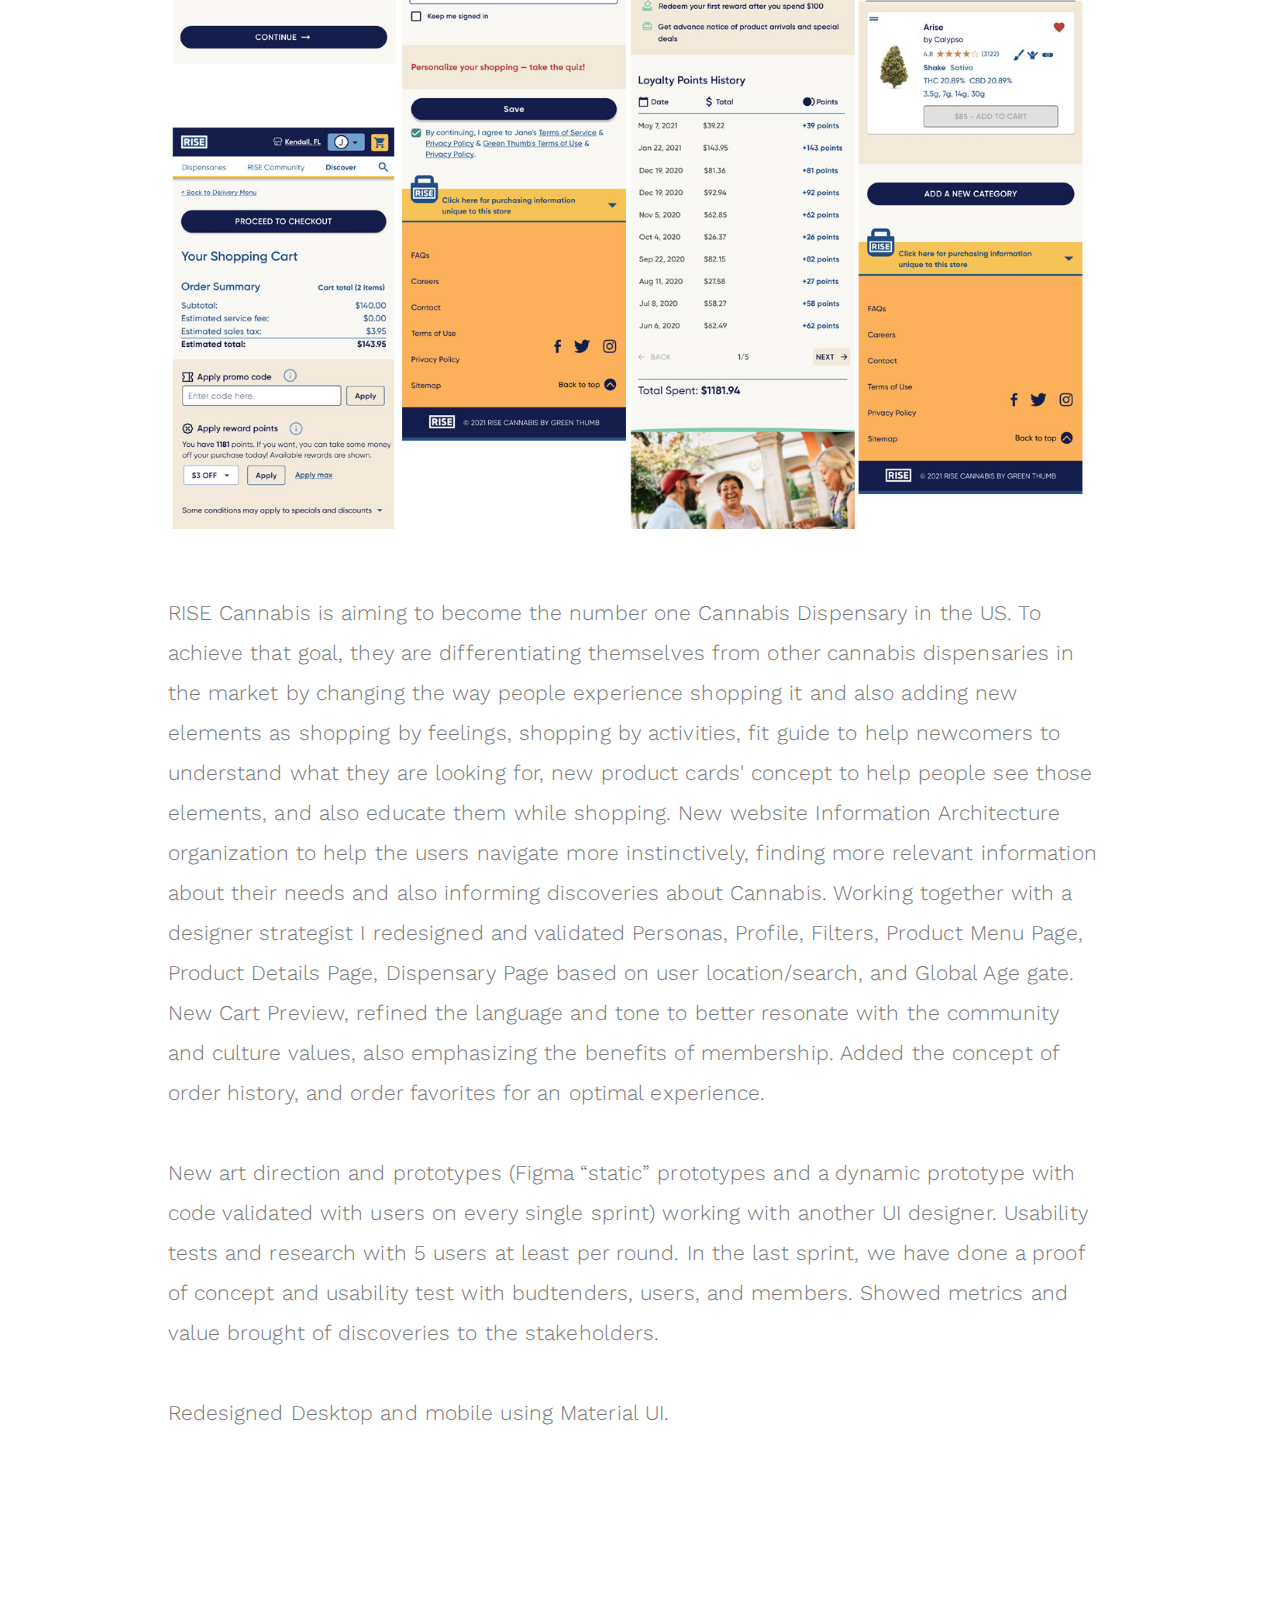
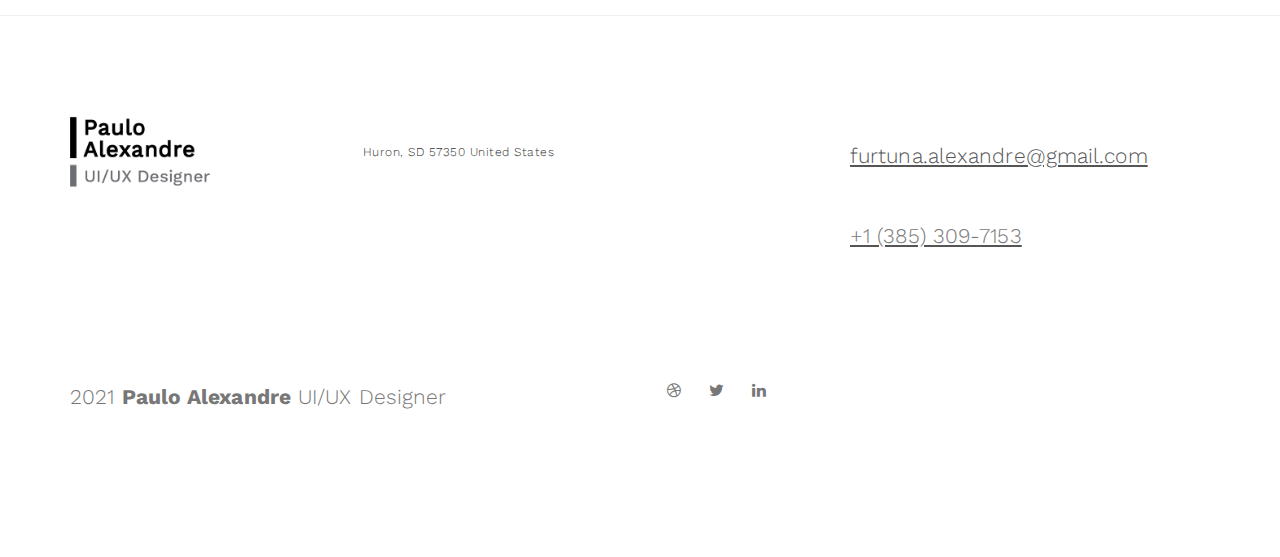
<file: rise.html>
<!DOCTYPE html>
<html lang="en">
  <head>
    <meta charset="UTF-8" />
    <meta http-equiv="X-UA-Compatible" content="IE=Edge" />
    <meta
      name="description"
      content="Paulo Alexandre UI/UX Designer Portfolio"
    />
    <meta
      name="keywords"
      content="Design Thinking, Lean UX, Digital Product Design, Interaction Design, Style Guide, UI Design, UX Design, Proof of Concept (POC), Usability, User Research, Standup Meetings, Prototyping, Wireframing to Product, Persona, Storyboarding, User Flows, Sitemap, A/B Tests, and Usability Testing, Adobe Creative Suite, Figma, Balsamiq,  Mural, Procreate, pencil and paper"
    />
    <meta name="author" content="Paulo Alexandre" />
    <meta
      name="viewport"
      content="width=device-width, initial-scale=1, maximum-scale=1"
    />

    <title>Paulo Alexandre - UI / UX Designer</title>
    <link rel="shortcut icon" type="image/png" href="./images/favicon.png" />

    <link rel="stylesheet" href="css/bootstrap.min.css" />
    <link rel="stylesheet" href="css/font-awesome.min.css" />

    <!-- Main css -->
    <link rel="stylesheet" href="css/style.css" />
    <link
      href="https://fonts.googleapis.com/css?family=Work+Sans:300,400,700"
      rel="stylesheet"
    />
  </head>
  <body>
    <!-- PRE LOADER -->

    <div class="preloader">
      <div class="sk-spinner sk-spinner-wordpress">
        <span class="sk-inner-circle"></span>
      </div>
    </div>

    <!-- Navigation section  -->

    <div class="navbar navbar-default fixed-top" role="navigation">
      <div class="container">
        <div class="navbar-header">
          <button
            class="navbar-toggle"
            data-toggle="collapse"
            data-target=".navbar-collapse"
          >
            <span class="icon icon-bar"></span>
            <span class="icon icon-bar"></span>
            <span class="icon icon-bar"></span>
          </button>
          <a href="index.html" class="navbar-brand">
            <img src="./images/3x/myLogo.png" style="width: 140px;" />
          </a>
        </div>
        <div class="collapse navbar-collapse">
          <ul class="nav navbar-nav navbar-right">
            <li class="active"><a href="index.html">Projects</a></li>
            <li><a href="about.html">About Me</a></li>
            <li><a href="miscellaneous.html">Miscellaneous</a></li>
            <li><a href="contact.html">Contact</a></li>
          </ul>
        </div>
      </div>
    </div>

    <!-- Single Project Section -->

    <section id="single-project">
      <div class="container">
        <div class="row">
          <div class="col-md-offset-1 col-md-10 col-sm-12">
            <h1>RISE Cannabis, eCommerce</h1>
            <p>
                RISE Cannabis is the revenue branch of Green Thumb Industries, which means they cultivate and also sell cannabis for recreational and medical usage.
              <span
                ><a
                  href="https://photos.google.com/album/AF1QipMmJgtGthlo0589QHfh55KdI_eF8C05T3P2xI8Y"
                   target="_blank">Design Artifacts.</a
                ></span
              >
            </p>
            <p>
              <strong>My Contributions: </strong
              ><span
                >Design, Research, Wireframing, Prototyping, Creative-Workshops,
                Front-end Code</span
              >
            </p>
            <a href="https://risecannabis.com/"
              ><i class="fa fa-long-arrow-right"></i> View Website</a
            >

            <div class="col-md-12 col-sm-12">
              <img
                src="images/PMP-desktop.jpg"
                class="img-responsive"
                alt="Portfolio"
              />
            </div>

            <div class="col-md-6 col-sm-6">
              <img
                src="images/PDP-details.jpg"
                class="img-responsive"
                alt="Portfolio"
              />
            </div>

            <div class="col-md-6 col-sm-6">
              <img
                src="images/reviews.jpg"
                class="img-responsive"
                alt="Portfolio"
              />
            </div>
            <div class="col-md-12 col-sm-12">
              <img
                src="images/screens.jpg"
                class="img-responsive"
                alt="Portfolio"
              />
            </div>

            <div class="col-md-12 col-sm-12">
              <p>
                RISE Cannabis is aiming to become the number one Cannabis Dispensary in the US. To achieve that goal, they are differentiating themselves from other cannabis dispensaries in the market by changing the way people experience shopping it and also adding new elements as shopping by feelings, shopping by activities, fit guide to help newcomers to understand what they are looking for, new product cards' concept to help people see those elements, and also educate them while shopping. New website Information Architecture organization to help the users navigate more instinctively, finding more relevant information about their needs and also informing discoveries about Cannabis. Working together with a designer strategist I redesigned and validated Personas, Profile, Filters, Product Menu Page, Product Details Page, Dispensary Page based on user location/search, and Global Age gate. New Cart Preview, refined the language and tone to better resonate with the community and culture values, also emphasizing the benefits of membership. Added the concept of order history, and order favorites for an optimal experience.
              </p>
              <p>
                New art direction and prototypes (Figma “static” prototypes and a dynamic prototype with code validated with users on every single sprint) working with another UI designer.  Usability tests and research with 5 users at least per round. In the last sprint, we have done a proof of concept and usability test with budtenders, users, and members. Showed metrics and value brought of discoveries to the stakeholders.
              </p>
              <p>
                Redesigned Desktop and mobile using Material UI.
              </p>
            </div>
          </div>
        </div>
      </div>
    </section>

    <!-- Footer Section -->

    <footer>
      <div class="container">
        <div class="row">
          <div class="col-md-3 col-sm-3">
               <img src="./images/3x/myLogo.png" style="width: 140px;" />
          </div>

          <div class="col-md-4 col-sm-4">
          </br/>
            <h6>Huron, SD 57350 United States</h6>
          </div>

          <div class="col-md-offset-1 col-md-4 col-sm-offset-1 col-sm-3">
          </br/>
            <p>
              <a href="mailto:furtuna.alexandre@gmail.com"
                >furtuna.alexandre@gmail.com</a
              >
            </p>
            <a href="tel:+13853097153"><p>+1 (385) 309-7153</p></a>
          </div>

          <div class="clearfix col-md-12 col-sm-12">
            <hr />
          </div>

          <div class="col-md-6 col-sm-6">
            <div class="footer-copyright">
              <p>2021 <strong>Paulo Alexandre</strong> UI/UX Designer</p>
            </div>
          </div>

          <div class="col-md-6 col-sm-6">
            <ul class="social-icon">
              <li><a href="#" class="fa fa-dribbble"></a></li>
              <li><a href="#" class="fa fa-twitter"></a></li>
              <li><a href="#" class="fa fa-linkedin"></a></li>
            </ul>
          </div>
        </div>
      </div>
    </footer>

    <!-- SCRIPTS -->

    <script src="js/jquery.js"></script>
    <script src="js/bootstrap.min.js"></script>
    <script src="js/custom.js"></script>
  </body>
</html>
</file>
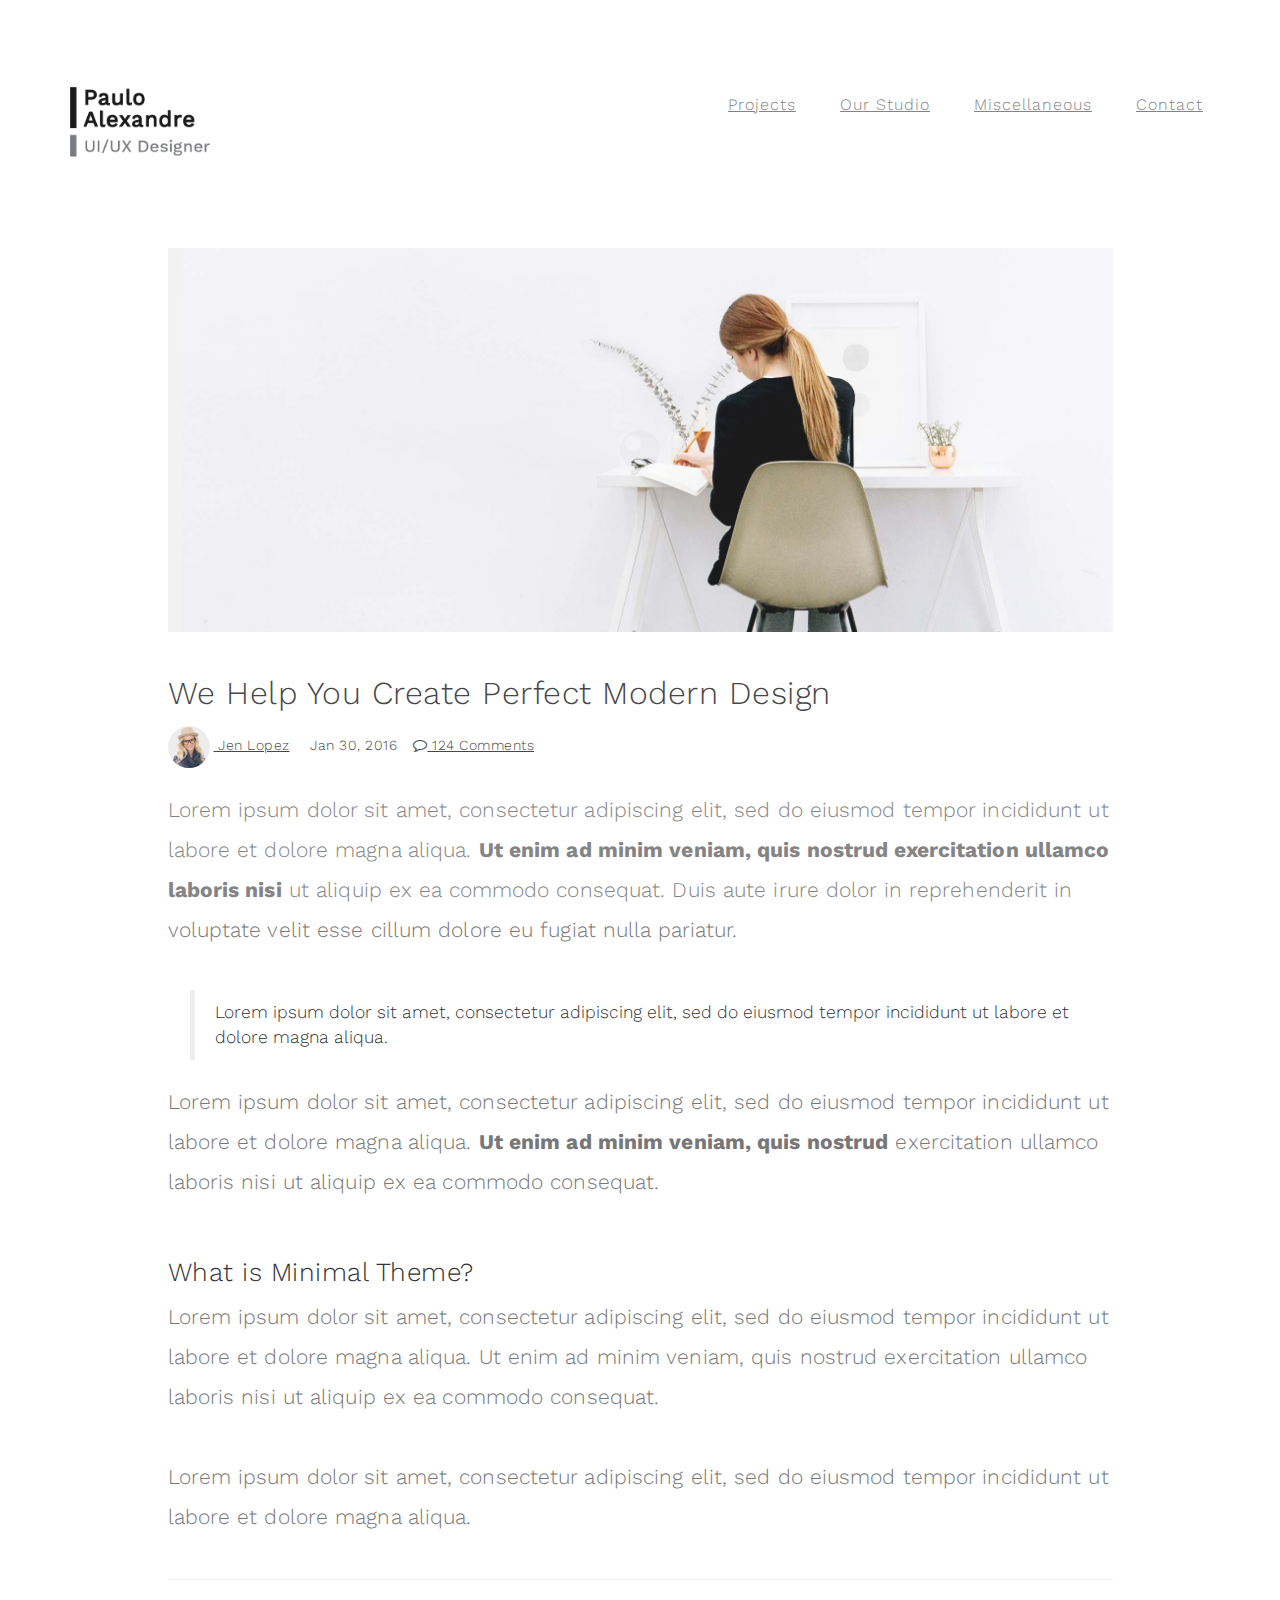
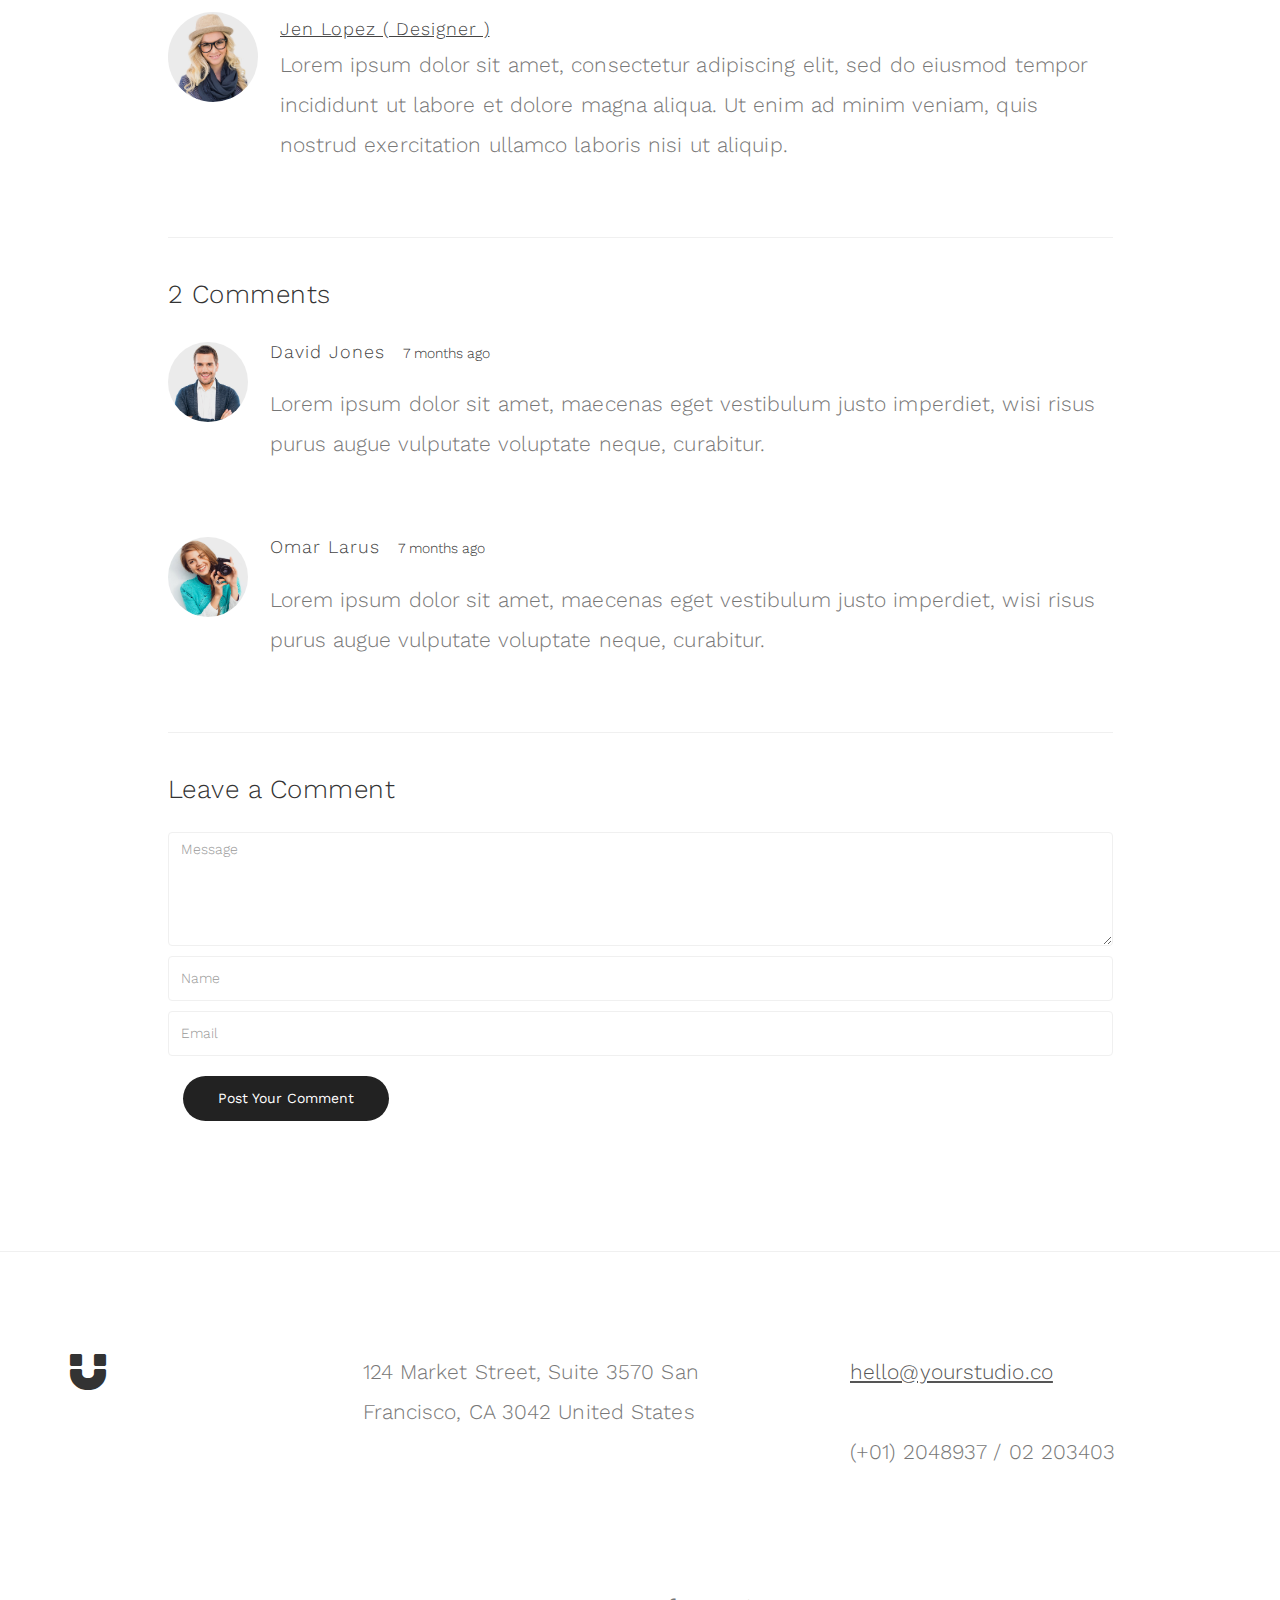
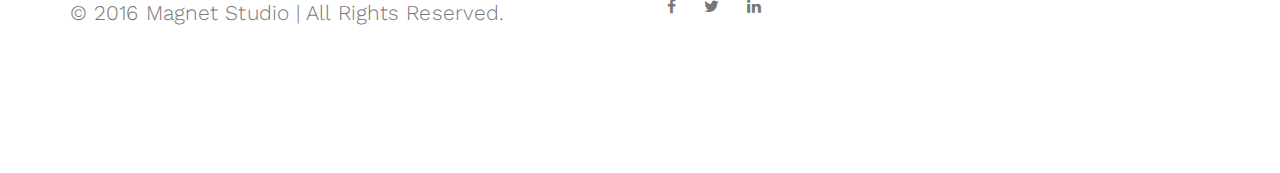
<file: single-post.html>
<!DOCTYPE html>
<html lang="en">
<head>

     <meta charset="UTF-8" />
     <meta http-equiv="X-UA-Compatible" content="IE=Edge" />
     <meta
       name="description"
       content="Paulo Alexandre UI/UX Designer Portfolio"
     />
     <meta
       name="keywords"
       content="Design Thinking, Lean UX, Digital Product Design, Interaction Design, Style Guide, UI Design, UX Design, Proof of Concept (POC), Usability, User Research, Standup Meetings, Prototyping, Wireframing to Product, Persona, Storyboarding, User Flows, Sitemap, A/B Tests, and Usability Testing, Adobe Creative Suite, Figma, Balsamiq,  Mural, Procreate, pencil and paper"
     />
     <meta name="author" content="Paulo Alexandre" />
     <meta
       name="viewport"
       content="width=device-width, initial-scale=1, maximum-scale=1"
     />

<title>Paulo Alexandre - UI / UX Designer</title>
<link rel="shortcut icon" type="image/png" href="./images/favicon.png"/>

<link rel="stylesheet" href="css/bootstrap.min.css">
<link rel="stylesheet" href="css/font-awesome.min.css">

<!-- Main css -->
<link rel="stylesheet" href="css/style.css">
<link href="https://fonts.googleapis.com/css?family=Work+Sans:300,400,700" rel="stylesheet">

</head>
<body>

<!-- PRE LOADER -->

<div class="preloader">
     <div class="sk-spinner sk-spinner-wordpress">
          <span class="sk-inner-circle"></span>
     </div>
</div>

<!-- Navigation section  -->

<div class="navbar navbar-default navbar-static-top" role="navigation">
     <div class="container">

          <div class="navbar-header">
               <button class="navbar-toggle" data-toggle="collapse" data-target=".navbar-collapse">
                    <span class="icon icon-bar"></span>
                    <span class="icon icon-bar"></span>
                    <span class="icon icon-bar"></span>
               </button>
               <a href="index.html" class="navbar-brand"><img src="./images/3x/myLogo.png" style="width: 140px;" /></a>
          </div>
          <div class="collapse navbar-collapse">
               <ul class="nav navbar-nav navbar-right">
                    <li><a href="index.html">Projects</a></li>
                    <li><a href="about.html">Our Studio</a></li>
                    <li><a href="miscellaneous.html">Miscellaneous</a></li>
                    <li><a href="contact.html">Contact</a></li>
               </ul>
          </div>

  </div>
</div>

<!-- Blog Single Post Section -->

<section id="blog-single-post">
     <div class="container">
          <div class="row">

               <div class="col-md-offset-1 col-md-10 col-sm-12">
                    <div class="blog-single-post-thumb">
                         <div class="blog-post-image">
                              <img src="images/blog-image1.jpg" class="img-responsive" alt="Blog Image">
                         </div>

                         <div class="blog-post-title">
                              <h2>We Help You Create Perfect Modern Design</a></h2>
                         </div>

                         <div class="blog-post-format">
                              <span><a href="#"><img src="images/author-image1.jpg" class="img-responsive img-circle"> Jen Lopez</a></span>
                              <span><i class="fa fa-date"></i> Jan 30, 2016</span>
                              <span><a href="#"><i class="fa fa-comment-o"></i> 124 Comments</a></span>
                         </div>

                         <div class="blog-post-des">
                              <p>Lorem ipsum dolor sit amet, consectetur adipiscing elit, sed do eiusmod tempor incididunt ut labore et dolore magna aliqua. <strong>Ut enim ad minim veniam, quis nostrud exercitation ullamco laboris nisi</strong> ut aliquip ex ea commodo consequat. Duis aute irure dolor in reprehenderit in voluptate velit esse cillum dolore eu fugiat nulla pariatur.</p>
                              <blockquote>Lorem ipsum dolor sit amet, consectetur adipiscing elit, sed do eiusmod tempor incididunt ut labore et dolore magna aliqua. </blockquote>
                              <p>Lorem ipsum dolor sit amet, consectetur adipiscing elit, sed do eiusmod tempor incididunt ut labore et dolore magna aliqua. <strong>Ut enim ad minim veniam, quis nostrud</strong> exercitation ullamco laboris nisi ut aliquip ex ea commodo consequat.</p>
                              <h3>What is Minimal Theme?</h3>
                              <p>Lorem ipsum dolor sit amet, consectetur adipiscing elit, sed do eiusmod tempor incididunt ut labore et dolore magna aliqua. Ut enim ad minim veniam, quis nostrud exercitation ullamco laboris nisi ut aliquip ex ea commodo consequat.</p>
                              <p>Lorem ipsum dolor sit amet, consectetur adipiscing elit, sed do eiusmod tempor incididunt ut labore et dolore magna aliqua.</p>
                         </div>

                         <div class="blog-author">
                              <div class="media">
                                   <div class="media-object pull-left">
                                        <img src="images/author-image1.jpg" class="img-circle img-responsive" alt="blog">
                                   </div>
                                   <div class="media-body">
                                        <h3 class="media-heading"><a href="#">Jen Lopez ( Designer )</a></h3>
                                        <p>Lorem ipsum dolor sit amet, consectetur adipiscing elit, sed do eiusmod tempor incididunt ut labore et dolore magna aliqua. Ut enim ad minim veniam, quis nostrud exercitation ullamco laboris nisi ut aliquip.</p>
                                   </div>
                              </div>
                         </div>

                         <div class="blog-comment">
                              <h3>2 Comments</h3>
                                   <div class="media">
                                        <div class="media-object pull-left">
                                             <img src="images/comment-image1.jpg" class="img-responsive img-circle" alt="Blog Image">
                                        </div>
                                        <div class="media-body">
                                             <h3 class="media-heading">David Jones</h3>
                                             <span>7 months ago</span>
                                             <p>Lorem ipsum dolor sit amet, maecenas eget vestibulum justo imperdiet, wisi risus purus augue vulputate voluptate neque, curabitur.</p>
                                        </div>
                                   </div>
                                   <div class="media">
                                        <div class="media-object pull-left">
                                             <img src="images/comment-image2.jpg" class="img-responsive img-circle" alt="Blog Image">
                                        </div>
                                        <div class="media-body">
                                             <h3 class="media-heading">Omar Larus</h3>
                                                  <span>7 months ago</span>
                                                  <p>Lorem ipsum dolor sit amet, maecenas eget vestibulum justo imperdiet, wisi risus purus augue vulputate voluptate neque, curabitur.</p>
                                        </div>
                                   </div>
                         </div>

                         <div class="blog-comment-form">
                              <h3>Leave a Comment</h3>
                                   <form action="#" method="post">
                                        <textarea class="form-control" placeholder="Message" rows="5" name"Your Comments" required></textarea>
                                        <input type="text" class="form-control" placeholder="Name" name="name" required>
                                        <input type="email" class="form-control" placeholder="Email" name="email" required>
                                        <div class="col-md-3 col-sm-4">
                                             <input type="submit" class="form-control" value="Post Your Comment">
                                        </div>
                                   </form>
                         </div>
                    </div>
          </div>
     </div>
</section>

<!-- Footer Section -->

<footer>
     <div class="container">
          <div class="row">

               <div class="col-md-3 col-sm-3">
                    <i class="fa fa-magnet"></i>
               </div>

               <div class="col-md-4 col-sm-4">
                    <p>124 Market Street, Suite 3570 San Francisco, CA 3042 United States</p>
               </div>

               <div class="col-md-offset-1 col-md-4 col-sm-offset-1 col-sm-3">
                    <p><a href="mailto:youremail@gmail.com">hello@yourstudio.co</a></p>
                    <p>(+01) 2048937 / 02 203403</p>
               </div>

               <div class="clearfix col-md-12 col-sm-12">
                    <hr>
               </div>

               <div class="col-md-6 col-sm-6">
                    <div class="footer-copyright">
                         <p>© 2016 Magnet Studio | All Rights Reserved.</p>
                    </div>
               </div>

               <div class="col-md-6 col-sm-6">
                    <ul class="social-icon">
                         <li><a href="#" class="fa fa-facebook"></a></li>
                         <li><a href="#" class="fa fa-twitter"></a></li>
                         <li><a href="#" class="fa fa-linkedin"></a></li>
                    </ul>
               </div>

          </div>
     </div>
</footer>


<!-- SCRIPTS -->

<script src="js/jquery.js"></script>
<script src="js/bootstrap.min.js"></script>
<script src="js/custom.js"></script>

</body>
</html>
</file>
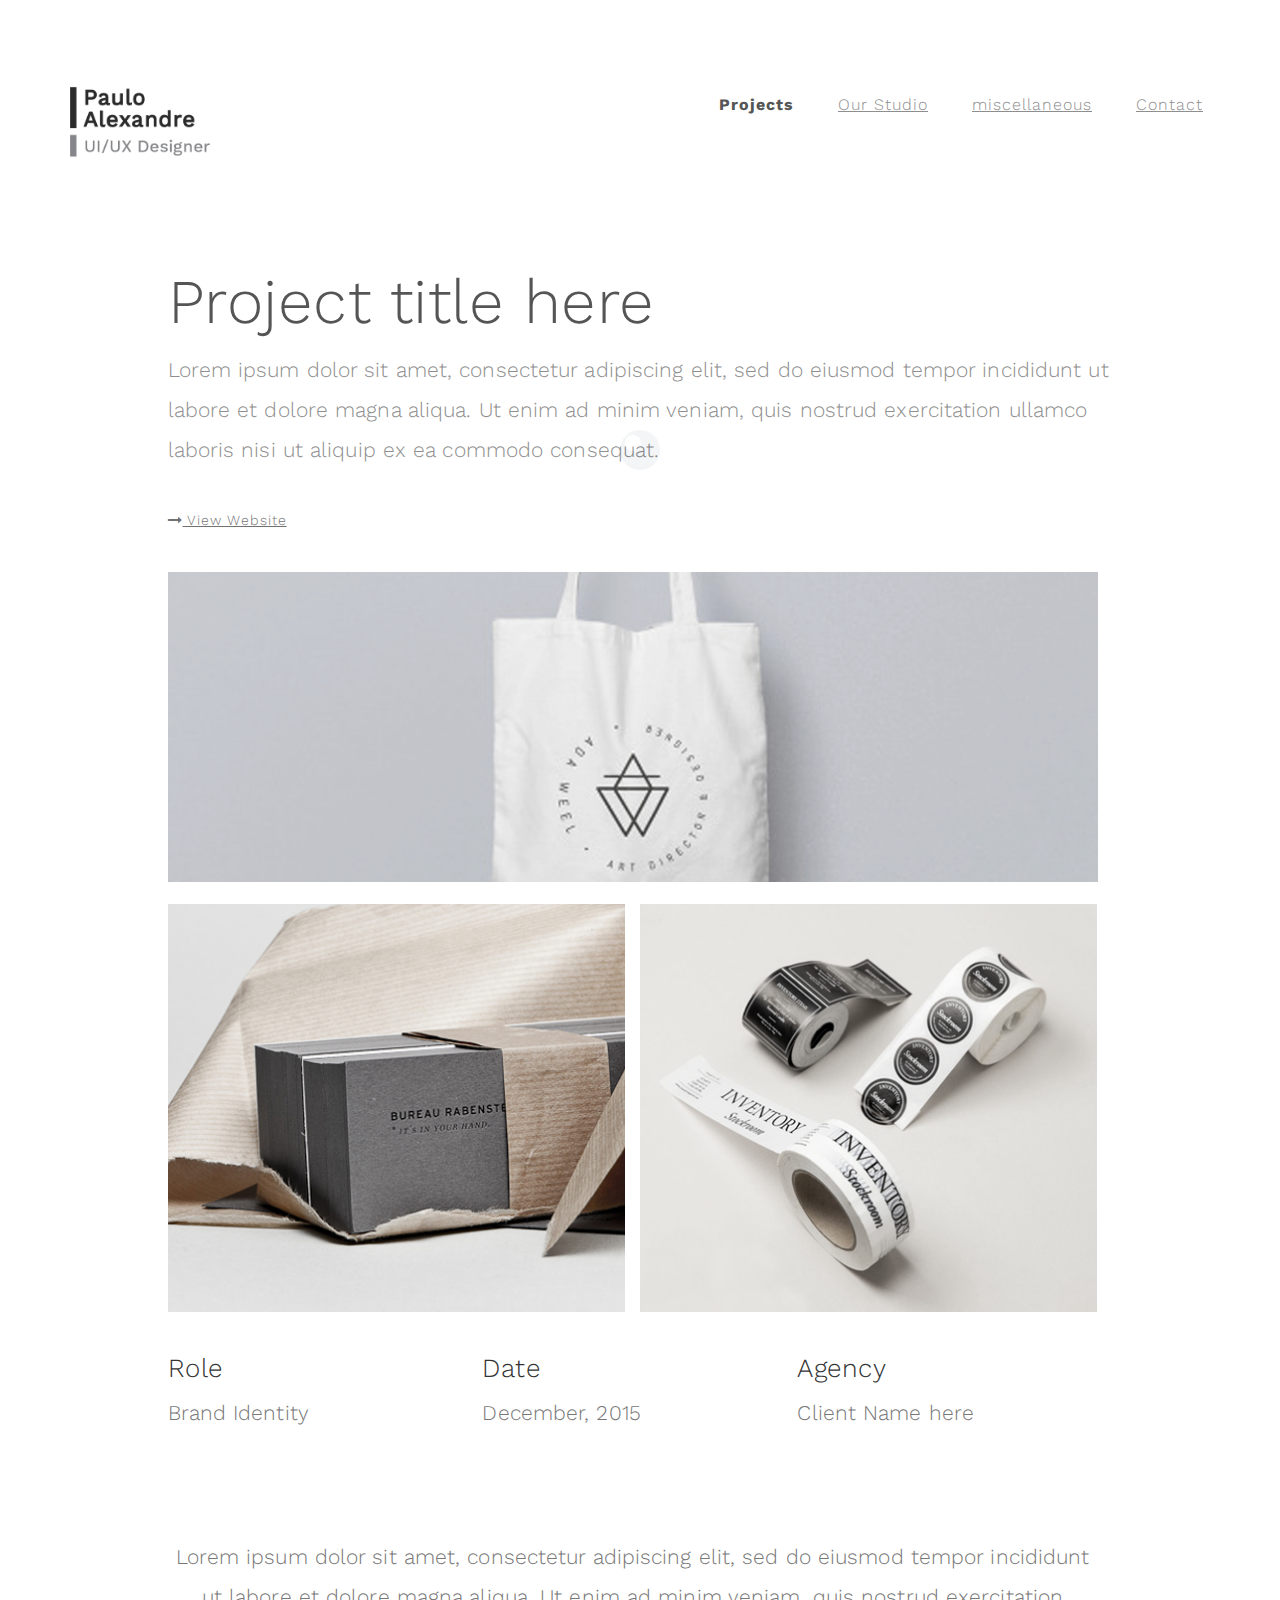
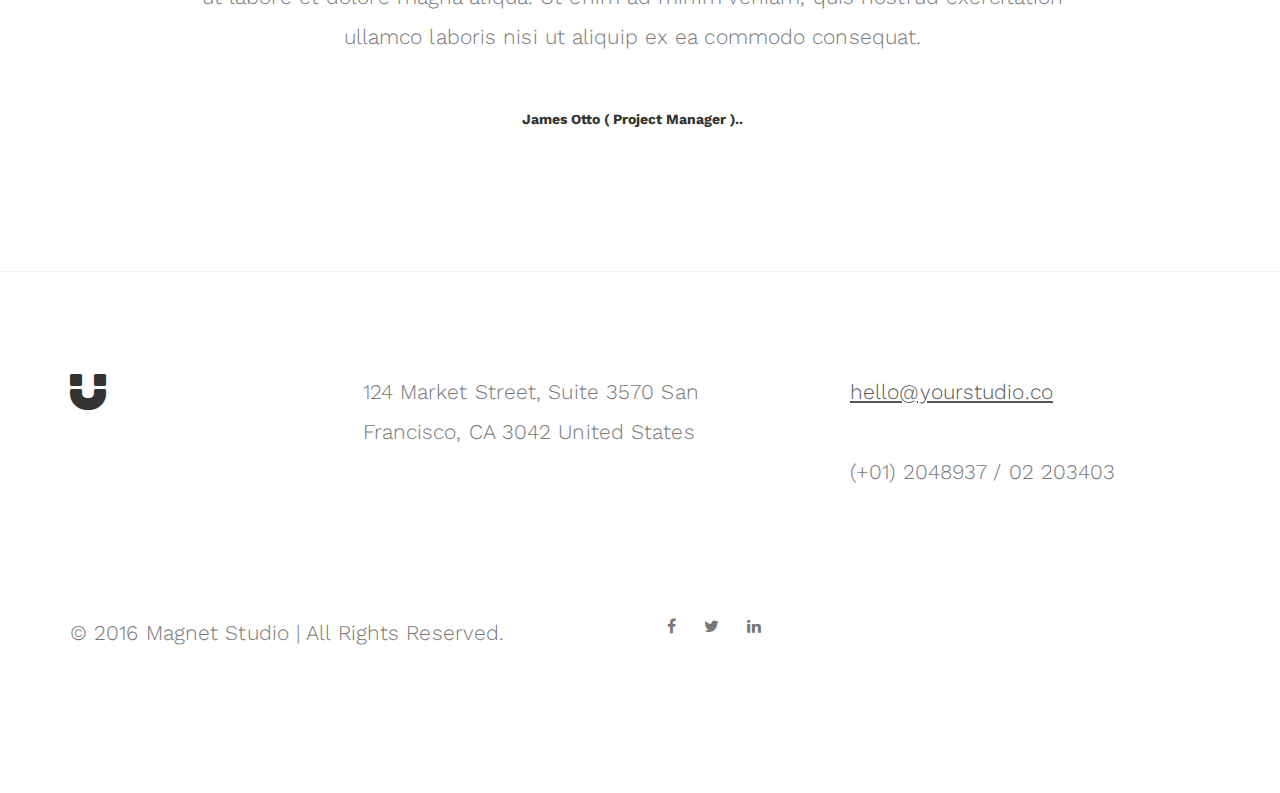
<file: single-project copy 4.html>
<!DOCTYPE html>
<html lang="en">
  <head>
    <meta charset="UTF-8" />
    <meta http-equiv="X-UA-Compatible" content="IE=Edge" />
    <meta
      name="description"
      content="Paulo Alexandre UI/UX Designer Portfolio"
    />
    <meta
      name="keywords"
      content="Design Thinking, Lean UX, Digital Product Design, Interaction Design, Style Guide, UI Design, UX Design, Proof of Concept (POC), Usability, User Research, Standup Meetings, Prototyping, Wireframing to Product, Persona, Storyboarding, User Flows, Sitemap, A/B Tests, and Usability Testing, Adobe Creative Suite, Figma, Balsamiq,  Mural, Procreate, pencil and paper"
    />
    <meta name="author" content="Paulo Alexandre" />
    <meta
      name="viewport"
      content="width=device-width, initial-scale=1, maximum-scale=1"
    />

    <title>Paulo Alexandre - UI / UX Designer</title>
    <link rel="shortcut icon" type="image/png" href="./images/favicon.png" />

    <link rel="stylesheet" href="css/bootstrap.min.css" />
    <link rel="stylesheet" href="css/font-awesome.min.css" />

    <!-- Main css -->
    <link rel="stylesheet" href="css/style.css" />
    <link
      href="https://fonts.googleapis.com/css?family=Work+Sans:300,400,700"
      rel="stylesheet"
    />
  </head>
  <body>
    <!-- PRE LOADER -->

    <div class="preloader">
      <div class="sk-spinner sk-spinner-wordpress">
        <span class="sk-inner-circle"></span>
      </div>
    </div>

    <!-- Navigation section  -->

    <div class="navbar navbar-default navbar-static-top" role="navigation">
      <div class="container">
        <div class="navbar-header">
          <button
            class="navbar-toggle"
            data-toggle="collapse"
            data-target=".navbar-collapse"
          >
            <span class="icon icon-bar"></span>
            <span class="icon icon-bar"></span>
            <span class="icon icon-bar"></span>
          </button>
          <a href="index.html" class="navbar-brand"
            ><img src="./images/3x/myLogo.png" style="width: 140px"
          /></a>
        </div>
        <div class="collapse navbar-collapse">
          <ul class="nav navbar-nav navbar-right">
            <li class="active"><a href="index.html">Projects</a></li>
            <li><a href="about.html">Our Studio</a></li>
            <li><a href="miscellaneous.html">miscellaneous</a></li>
            <li><a href="contact.html">Contact</a></li>
          </ul>
        </div>
      </div>
    </div>

    <!-- Single Project Section -->

    <section id="single-project">
      <div class="container">
        <div class="row">
          <div class="col-md-offset-1 col-md-10 col-sm-12">
            <h1>Project title here</h1>
            <p>
              Lorem ipsum dolor sit amet, consectetur adipiscing elit, sed do
              eiusmod tempor incididunt ut labore et dolore magna aliqua. Ut
              enim ad minim veniam, quis nostrud exercitation ullamco laboris
              nisi ut aliquip ex ea commodo consequat.
            </p>
            <a href="#"><i class="fa fa-long-arrow-right"></i> View Website</a>

            <div class="col-md-12 col-sm-12">
              <img
                src="images/single-project-img.jpg"
                class="img-responsive"
                alt="Portfolio"
              />
            </div>

            <div class="col-md-6 col-sm-6">
              <img
                src="images/portfolio-img2.jpg"
                class="img-responsive"
                alt="Portfolio"
              />
            </div>

            <div class="col-md-6 col-sm-6">
              <img
                src="images/portfolio-img3.jpg"
                class="img-responsive"
                alt="Portfolio"
              />
            </div>

            <div class="clearfix"></div>

            <div class="col-md-4 col-sm-4">
              <h3>Role</h3>
              <p>Brand Identity</p>
            </div>

            <div class="col-md-4 col-sm-4">
              <h3>Date</h3>
              <p>December, 2015</p>
            </div>

            <div class="col-md-4 col-sm-4">
              <h3>Agency</h3>
              <p>Client Name here</p>
            </div>

            <div class="col-md-12 col-sm-12 text-center">
              <p>
                Lorem ipsum dolor sit amet, consectetur adipiscing elit, sed do
                eiusmod tempor incididunt ut labore et dolore magna aliqua. Ut
                enim ad minim veniam, quis nostrud exercitation ullamco laboris
                nisi ut aliquip ex ea commodo consequat.
              </p>
              <strong>James Otto ( Project Manager )..</strong>
            </div>
          </div>
        </div>
      </div>
    </section>

    <!-- Footer Section -->

    <footer>
      <div class="container">
        <div class="row">
          <div class="col-md-3 col-sm-3">
            <i class="fa fa-magnet"></i>
          </div>

          <div class="col-md-4 col-sm-4">
            <p>
              124 Market Street, Suite 3570 San Francisco, CA 3042 United States
            </p>
          </div>

          <div class="col-md-offset-1 col-md-4 col-sm-offset-1 col-sm-3">
            <p><a href="mailto:youremail@gmail.com">hello@yourstudio.co</a></p>
            <p>(+01) 2048937 / 02 203403</p>
          </div>

          <div class="clearfix col-md-12 col-sm-12">
            <hr />
          </div>

          <div class="col-md-6 col-sm-6">
            <div class="footer-copyright">
              <p>© 2016 Magnet Studio | All Rights Reserved.</p>
            </div>
          </div>

          <div class="col-md-6 col-sm-6">
            <ul class="social-icon">
              <li><a href="#" class="fa fa-facebook"></a></li>
              <li><a href="#" class="fa fa-twitter"></a></li>
              <li><a href="#" class="fa fa-linkedin"></a></li>
            </ul>
          </div>
        </div>
      </div>
    </footer>

    <!-- SCRIPTS -->

    <script src="js/jquery.js"></script>
    <script src="js/bootstrap.min.js"></script>
    <script src="js/custom.js"></script>
  </body>
</html>
</file>
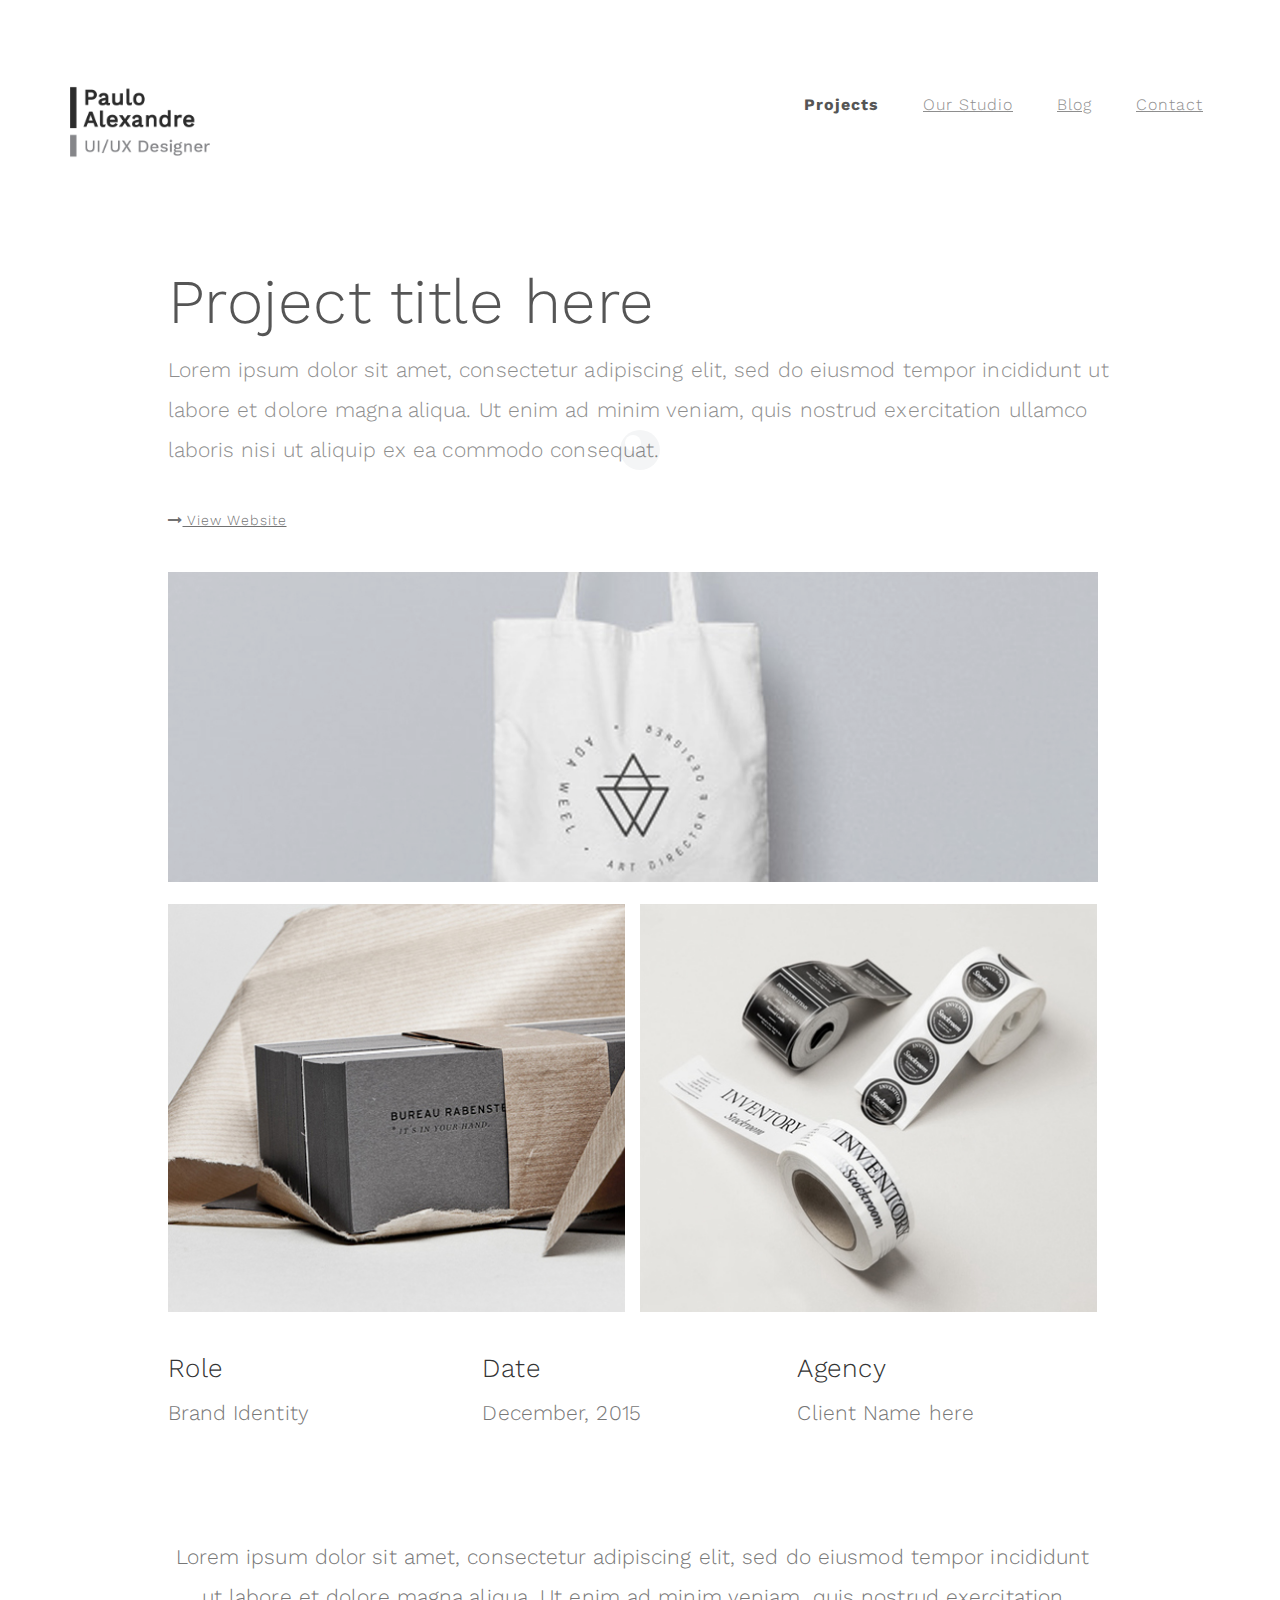
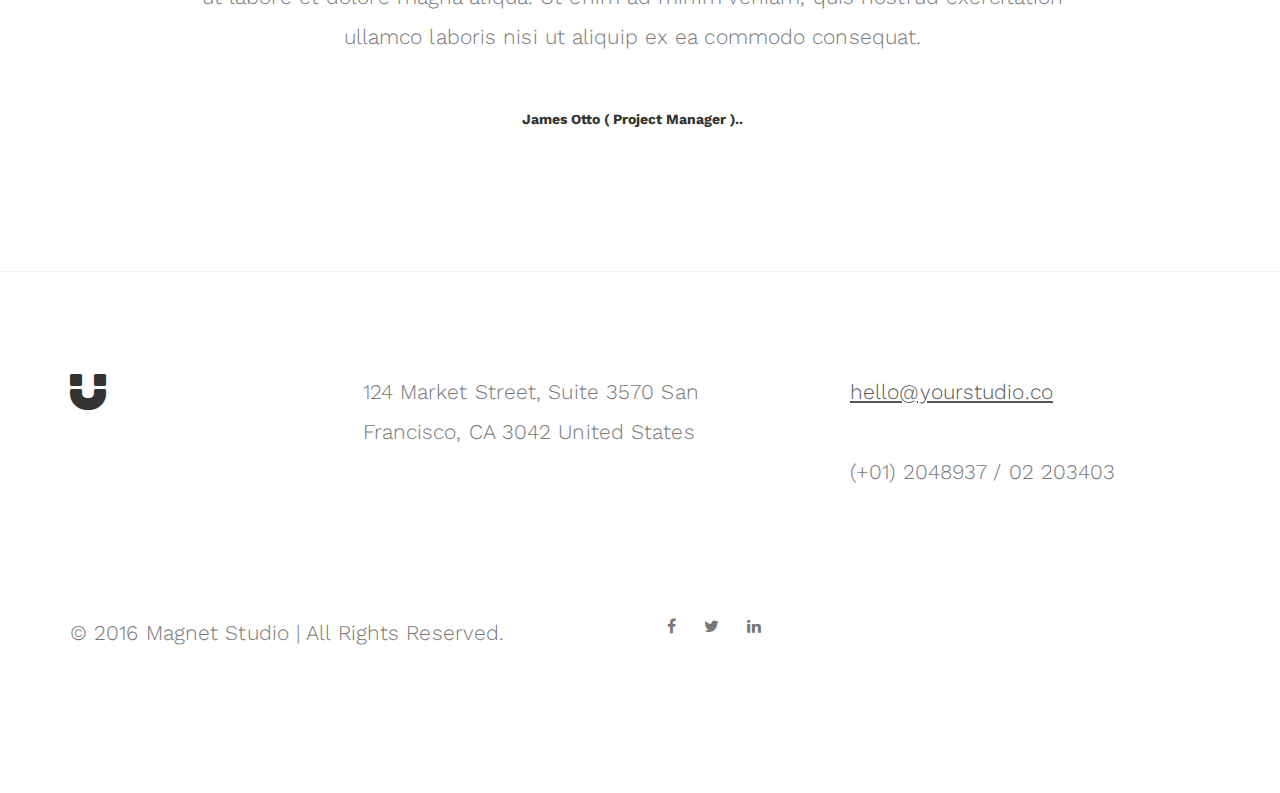
<file: single-project copy 5.html>
<!DOCTYPE html>
<html lang="en">
  <head>
    <meta charset="UTF-8" />
    <meta http-equiv="X-UA-Compatible" content="IE=Edge" />
    <meta
      name="description"
      content="Paulo Alexandre UI/UX Designer Portfolio"
    />
    <meta
      name="keywords"
      content="Design Thinking, Lean UX, Digital Product Design, Interaction Design, Style Guide, UI Design, UX Design, Proof of Concept (POC), Usability, User Research, Standup Meetings, Prototyping, Wireframing to Product, Persona, Storyboarding, User Flows, Sitemap, A/B Tests, and Usability Testing, Adobe Creative Suite, Figma, Balsamiq,  Mural, Procreate, pencil and paper"
    />
    <meta name="author" content="Paulo Alexandre" />
    <meta
      name="viewport"
      content="width=device-width, initial-scale=1, maximum-scale=1"
    />

    <title>Paulo Alexandre - UI / UX Designer</title>
    <link rel="shortcut icon" type="image/png" href="./images/favicon.png" />

    <link rel="stylesheet" href="css/bootstrap.min.css" />
    <link rel="stylesheet" href="css/font-awesome.min.css" />

    <!-- Main css -->
    <link rel="stylesheet" href="css/style.css" />
    <link
      href="https://fonts.googleapis.com/css?family=Work+Sans:300,400,700"
      rel="stylesheet"
    />
  </head>
  <body>
    <!-- PRE LOADER -->

    <div class="preloader">
      <div class="sk-spinner sk-spinner-wordpress">
        <span class="sk-inner-circle"></span>
      </div>
    </div>

    <!-- Navigation section  -->

    <div class="navbar navbar-default navbar-static-top" role="navigation">
      <div class="container">
        <div class="navbar-header">
          <button
            class="navbar-toggle"
            data-toggle="collapse"
            data-target=".navbar-collapse"
          >
            <span class="icon icon-bar"></span>
            <span class="icon icon-bar"></span>
            <span class="icon icon-bar"></span>
          </button>
          <a href="index.html" class="navbar-brand"
            ><img src="./images/3x/myLogo.png" style="width: 140px"
          /></a>
        </div>
        <div class="collapse navbar-collapse">
          <ul class="nav navbar-nav navbar-right">
            <li class="active"><a href="index.html">Projects</a></li>
            <li><a href="about.html">Our Studio</a></li>
            <li><a href="blog.html">Blog</a></li>
            <li><a href="contact.html">Contact</a></li>
          </ul>
        </div>
      </div>
    </div>

    <!-- Single Project Section -->

    <section id="single-project">
      <div class="container">
        <div class="row">
          <div class="col-md-offset-1 col-md-10 col-sm-12">
            <h1>Project title here</h1>
            <p>
              Lorem ipsum dolor sit amet, consectetur adipiscing elit, sed do
              eiusmod tempor incididunt ut labore et dolore magna aliqua. Ut
              enim ad minim veniam, quis nostrud exercitation ullamco laboris
              nisi ut aliquip ex ea commodo consequat.
            </p>
            <a href="#"><i class="fa fa-long-arrow-right"></i> View Website</a>

            <div class="col-md-12 col-sm-12">
              <img
                src="images/single-project-img.jpg"
                class="img-responsive"
                alt="Portfolio"
              />
            </div>

            <div class="col-md-6 col-sm-6">
              <img
                src="images/portfolio-img2.jpg"
                class="img-responsive"
                alt="Portfolio"
              />
            </div>

            <div class="col-md-6 col-sm-6">
              <img
                src="images/portfolio-img3.jpg"
                class="img-responsive"
                alt="Portfolio"
              />
            </div>

            <div class="clearfix"></div>

            <div class="col-md-4 col-sm-4">
              <h3>Role</h3>
              <p>Brand Identity</p>
            </div>

            <div class="col-md-4 col-sm-4">
              <h3>Date</h3>
              <p>December, 2015</p>
            </div>

            <div class="col-md-4 col-sm-4">
              <h3>Agency</h3>
              <p>Client Name here</p>
            </div>

            <div class="col-md-12 col-sm-12 text-center">
              <p>
                Lorem ipsum dolor sit amet, consectetur adipiscing elit, sed do
                eiusmod tempor incididunt ut labore et dolore magna aliqua. Ut
                enim ad minim veniam, quis nostrud exercitation ullamco laboris
                nisi ut aliquip ex ea commodo consequat.
              </p>
              <strong>James Otto ( Project Manager )..</strong>
            </div>
          </div>
        </div>
      </div>
    </section>

    <!-- Footer Section -->

    <footer>
      <div class="container">
        <div class="row">
          <div class="col-md-3 col-sm-3">
            <i class="fa fa-magnet"></i>
          </div>

          <div class="col-md-4 col-sm-4">
            <p>
              124 Market Street, Suite 3570 San Francisco, CA 3042 United States
            </p>
          </div>

          <div class="col-md-offset-1 col-md-4 col-sm-offset-1 col-sm-3">
            <p><a href="mailto:youremail@gmail.com">hello@yourstudio.co</a></p>
            <p>(+01) 2048937 / 02 203403</p>
          </div>

          <div class="clearfix col-md-12 col-sm-12">
            <hr />
          </div>

          <div class="col-md-6 col-sm-6">
            <div class="footer-copyright">
              <p>© 2016 Magnet Studio | All Rights Reserved.</p>
            </div>
          </div>

          <div class="col-md-6 col-sm-6">
            <ul class="social-icon">
              <li><a href="#" class="fa fa-facebook"></a></li>
              <li><a href="#" class="fa fa-twitter"></a></li>
              <li><a href="#" class="fa fa-linkedin"></a></li>
            </ul>
          </div>
        </div>
      </div>
    </footer>

    <!-- SCRIPTS -->

    <script src="js/jquery.js"></script>
    <script src="js/bootstrap.min.js"></script>
    <script src="js/custom.js"></script>
  </body>
</html>
</file>
<file: css/style.css>
/* @import url(font-awesome.min.css); */

body {
  background: #ffffff;
  font-family: "Work Sans", sans-serif;
  font-style: normal;
  font-weight: 300;
  overflow-x: hidden;
}

/*---------------------------------------
    Typorgraphy
-----------------------------------------*/

h1,
h2,
h3,
h4,
h5,
h6 {
  font-style: normal;
  font-weight: 300;
  letter-spacing: 0.5px;
}

h1 {
  font-size: 62px;
  padding-bottom: 14px;
  margin-bottom: 0px;
}

h2 {
  font-size: 32px;
  line-height: 46px;
}

h3 {
  font-size: 26px;
}

h4 {
  color: #666;
  font-size: 12px;
  font-weight: normal;
  letter-spacing: 2px;
}

p {
  color: #777;
  font-size: 21px;
  font-weight: 300;
  line-height: 40px;
  letter-spacing: 0.1px;
  margin-bottom: 40px;
}

strong {
  font-weight: 700;
}

.btn-success:focus {
  background-color: #000;
  border-color: transparent;
}

/*---------------------------------------
    General
-----------------------------------------*/

html {
  -webkit-font-smoothing: antialiased;
}

a {
  color: #4d638c;
  -webkit-transition: 0.5s;
  -o-transition: 0.5s;
  transition: 0.5s;
  /* text-decoration: none !important; */
  text-decoration: underline;
}
a:hover,
a:active,
a:focus {
  color: #4d638c;
  outline: none;
}

* {
  -webkit-box-sizing: border-box;
  -moz-box-sizing: border-box;
  box-sizing: border-box;
}

*:before,
*:after {
  -webkit-box-sizing: border-box;
  -moz-box-sizing: border-box;
  box-sizing: border-box;
}

#portfolio,
#about,
#blog,
#contact,
#single-project,
#blog-single-post {
  padding-top: 80px;
  padding-bottom: 120px;
}

.section-title {
  position: relative;
  padding-bottom: 62px;
}

.section-title h3 {
  color: #555;
  font-weight: 400;
  letter-spacing: 4px;
}

/*---------------------------------------
    Preloader section
-----------------------------------------*/

.preloader {
  position: fixed;
  top: 0;
  left: 0;
  width: 100%;
  height: 100%;
  z-index: 99999;
  display: flex;
  flex-flow: row nowrap;
  justify-content: center;
  align-items: center;
  background: none repeat scroll 0 0 #ffffff;
}

.sk-spinner-wordpress.sk-spinner {
  background-color: #bdc3c7;
  width: 40px;
  height: 40px;
  border-radius: 40px;
  position: relative;
  -webkit-animation: sk-innerCircle 1s linear infinite;
  animation: sk-innerCircle 1s linear infinite;
}

.sk-spinner-wordpress .sk-inner-circle {
  display: block;
  background-color: #ffffff;
  width: 16px;
  height: 16px;
  position: absolute;
  border-radius: 8px;
  top: 5px;
  left: 5px;
}

@-webkit-keyframes sk-innerCircle {
  0% {
    -webkit-transform: rotate(0);
    transform: rotate(0);
  }

  100% {
    -webkit-transform: rotate(360deg);
    transform: rotate(360deg);
  }
}

@keyframes sk-innerCircle {
  0% {
    -webkit-transform: rotate(0);
    transform: rotate(0);
  }

  100% {
    -webkit-transform: rotate(360deg);
    transform: rotate(360deg);
  }
}

/*---------------------------------------
    Main Navigation
-----------------------------------------*/

.navbar-default {
  background: #ffffff;
  padding: 18px 0;
  border: none;
  margin-top: 62px;
}

.navbar-default .navbar-collapse,
.navbar-default .navbar-form {
  border-color: transparent;
}

.navbar-default .navbar-brand {
  padding-top: 6px;
}

.navbar-default .navbar-brand .fa {
  color: #000;
  font-size: 42px;
}

.navbar-default .navbar-nav li a {
  color: #777;
  font-size: 16px;
  letter-spacing: 1px;
  -webkit-transition: all 0.4s ease-in-out;
  transition: all 0.4s ease-in-out;
  padding-right: 22px;
  padding-left: 22px;
}

.navbar-default .navbar-nav > li a:hover {
  color: #333 !important;
}

.navbar-default .navbar-nav > li > a:hover,
.navbar-default .navbar-nav > li > a:focus {
  color: #777;
  background-color: transparent;
}

.navbar-default .navbar-nav li a:hover,
.navbar-default .navbar-nav .active > a {
  color: #333;
}

.navbar-default .navbar-nav > .active > a,
.navbar-default .navbar-nav > .active > a:hover,
.navbar-default .navbar-nav > .active > a:focus {
  color: #333;
  background-color: transparent;
  font-weight: 700;
  text-decoration: none;
}

.navbar-default .navbar-toggle {
  border: none;
  padding-top: 10px;
}

.navbar-default .navbar-toggle .icon-bar {
  background: #bdc3c7;
  border-color: transparent;
}

.navbar-default .navbar-toggle:hover,
.navbar-default .navbar-toggle:focus {
  background-color: transparent;
}

/*---------------------------------------
    Home section
-----------------------------------------*/

#home {
  background-size: cover;
  background-position: center center;
  display: -webkit-box;
  display: -webkit-flex;
  display: -ms-flexbox;
  display: flex;
  -webkit-box-align: center;
  -webkit-align-items: center;
  -ms-flex-align: center;
  align-items: center;
  position: relative;
  padding-top: 60px;
  padding-bottom: 40px;
}

#home hr {
  width: 82px;
  margin-top: 32px;
}

/*---------------------------------------
   About section
-----------------------------------------*/

#about .text-center {
  padding-bottom: 42px;
}

#about .col-md-8 {
  padding-left: 0px;
}

#about .col-md-8 img {
  padding-right: 22px;
  padding-bottom: 22px;
}

#about hr {
  width: 100px;
  margin-top: 42px;
  margin-bottom: 42px;
}

#about ul {
  padding-left: 22px;
}

#about ul li {
  color: #777;
  font-size: 16px;
  font-weight: 400;
  padding-top: 2px;
  padding-bottom: 2px;
}

/*---------------------------------------
   Portfolio section
-----------------------------------------*/

#portfolio small {
  color: #f0f0f0;
  font-size: 10px;
  letter-spacing: 1px;
  text-transform: uppercase;
}

#portfolio .portfolio-thumb {
  position: relative;
  padding: 0;
  margin-top: 32px;
}

#portfolio .portfolio-thumb .portfolio-overlay {
  position: absolute;
  background: #222;
  color: #ffffff;
  top: 0;
  left: 0;
  right: 0;
  bottom: 0;
  width: 100%;
  height: 100%;

  vertical-align: top;
  opacity: 0;
  transition: all 0.4s ease-in-out;
}

#portfolio .portfolio-item {
  position: absolute;
  top: 50%;
  left: 50%;
  -webkit-transform: translate(-50%, -50%);
  -ms-transform: translate(-50%, -50%);
  transform: translate(-50%, -50%);
}

#portfolio .portfolio-thumb:hover .portfolio-overlay {
  opacity: 0.9;
}

#portfolio .text-center {
  padding-top: 62px;
}

/*---------------------------------------
   Single Project section
-----------------------------------------*/

#single-project {
}

#single-project .col-md-12,
#single-project .col-md-6,
#single-project .col-md-4 {
  padding-left: 0px;
  padding-bottom: 22px;
}

#single-project .col-md-12 {
  padding-top: 42px;
}

#single-project .text-center strong {
  display: block;
  padding-top: 12px;
}

#single-project a {
  color: #555;
  letter-spacing: 1px;
}

/*---------------------------------------
   Contact section
-----------------------------------------*/

#contact .col-md-6,
#contact .col-md-12 {
  padding-left: 0px;
}

#contact .form-control {
  border: 1px solid #f0f0f0;
  box-shadow: none;
  margin-top: 10px;
  margin-bottom: 10px;
  transition: all 0.4s ease-in-out;
}

#contact .form-control:hover {
  border-color: #777;
}

#contact input,
#contact select {
  height: 50px;
}

#contact input[type="submit"] {
  background: #222;
  border-radius: 100px;
  border: none;
  color: #ffffff;
  font-weight: 400;
  transition: all 0.4s ease-in-out;
}

#contact input[type="submit"]:hover {
  background: #000;
}

/*---------------------------------------
   Blog section
-----------------------------------------*/

.blog-post-thumb {
  border-bottom: 1px solid #f0f0f0;
  padding-top: 32px;
  padding-bottom: 62px;
  margin-bottom: 32px;
}

.blog-post-thumb:last-child {
  border-bottom: 0px;
  padding-bottom: 32px;
  margin-bottom: 0px;
}

.blog-post-image {
  padding-bottom: 18px;
  width: 100%;
}

.blog-post-title a {
  color: #555;
}

.blog-post-title a:hover {
  color: #000;
}

.blog-post-format {
  padding-bottom: 22px;
}

.blog-post-format span {
  letter-spacing: 0.5px;
  padding-right: 12px;
}

.blog-post-format span a {
  color: #333;
}

.blog-post-format span img {
  display: inline-block;
  width: 42px;
  margin-right: 4px;
}

.blog-post-des blockquote {
  margin: 22px;
}

.blog-post-des .btn {
  border-radius: 100px;
  color: #777;
  font-weight: 400;
  letter-spacing: 1px;
  padding: 14px 28px;
  margin-top: 26px;
  transition: all 0.4s ease-in-out;
}

.blog-post-des .btn:hover {
  background: #000;
  border-color: transparent;
  color: #ffffff;
}

.blog-author {
  border-top: 1px solid #f0f0f0;
  border-bottom: 1px solid #f0f0f0;
  padding-top: 32px;
  padding-bottom: 32px;
  margin-top: 42px;
  margin-bottom: 42px;
}

.blog-author .media img {
  display: inline-block;
  width: 90px;
  margin-right: 12px;
}

.blog-author .media a,
.blog-comment .media h3 {
  color: #444;
  font-size: 18px;
  letter-spacing: 1px;
}

.blog-comment {
  border-bottom: 1px solid #f0f0f0;
  padding-bottom: 32px;
  margin-bottom: 42px;
}

.blog-comment .media:nth-child(3) {
  padding-top: 18px;
}

.blog-comment .media img {
  width: 80px;
  margin-right: 12px;
}

.blog-comment .media h3 {
  display: inline-block;
  padding-right: 14px;
}

.blog-comment h3,
.blog-comment-form h3 {
  padding-bottom: 18px;
}

.blog-comment-form .col-md-4 {
  padding-left: 0px;
}

.blog-comment-form .form-control {
  box-shadow: none;
  border: 1px solid #f0f0f0;
  margin-top: 10px;
  margin-bottom: 10px;
  transition: all 0.4s ease-in-out;
}

.blog-comment-form .form-control:hover {
  border-color: #777;
}

.blog-comment-form input {
  height: 45px;
}

.blog-comment-form input[type="submit"] {
  background: #222;
  border-radius: 100px;
  border: none;
  color: #ffffff;
  font-weight: 400;
  transition: all 0.4s ease-in-out;
}

.blog-comment-form input[type="submit"]:hover {
  background: #000;
  border-color: transparent;
}

/*---------------------------------------
   Blog Single Post section
-----------------------------------------*/

#blog-single-post .blog-post-des h3 {
  padding-top: 16px;
}

/*---------------------------------------
   Footer section
-----------------------------------------*/

footer {
  border-top: 1px solid #f0f0f0;
  padding: 100px 0px;
  position: relative;
}

footer .col-md-3 .fa {
  font-size: 42px;
}

footer a {
  color: #555;
}

footer hr {
  border-color: #ffffff;
  margin-top: 42px;
  margin-bottom: 22px;
}

footer .footer-copyright {
  padding-top: 16px;
}

/*---------------------------------------
   Social icon
-----------------------------------------*/

.social-icon {
  position: relative;
  padding: 0;
  margin: 0;
}

.social-icon li {
  display: inline-block;
  list-style: none;
}

.social-icon li a {
  color: #777;
  cursor: pointer;
  font-size: 16px;
  text-decoration: none;
  transition: all 0.4s ease-in-out;

  vertical-align: middle;
  position: relative;
  margin: 22px 12px 10px 12px;
}

.social-icon li a:hover {
  color: #000;
  transform: scale(1.1);
}

/*---------------------------------------
   Mobile Responsive
-----------------------------------------*/

@media (max-width: 767px) {
  h1 {
    font-size: 38px;
  }

  h2 {
    font-size: 32px;
    line-height: 48px;
  }

  h3 {
    font-size: 22px;
  }

  .section-title h2 {
    font-size: 22px;
    line-height: 35px;
  }

  .navbar-default {
    margin-top: 0px;
  }

  #about .col-md-8 img {
    padding-right: 0px;
  }

  #blog-single-post .blog-post-title h2 {
    font-size: 29px;
    line-height: 40px;
  }

  footer {
  }

  footer .col-md-4 {
    padding-top: 42px;
  }
}
</file>
